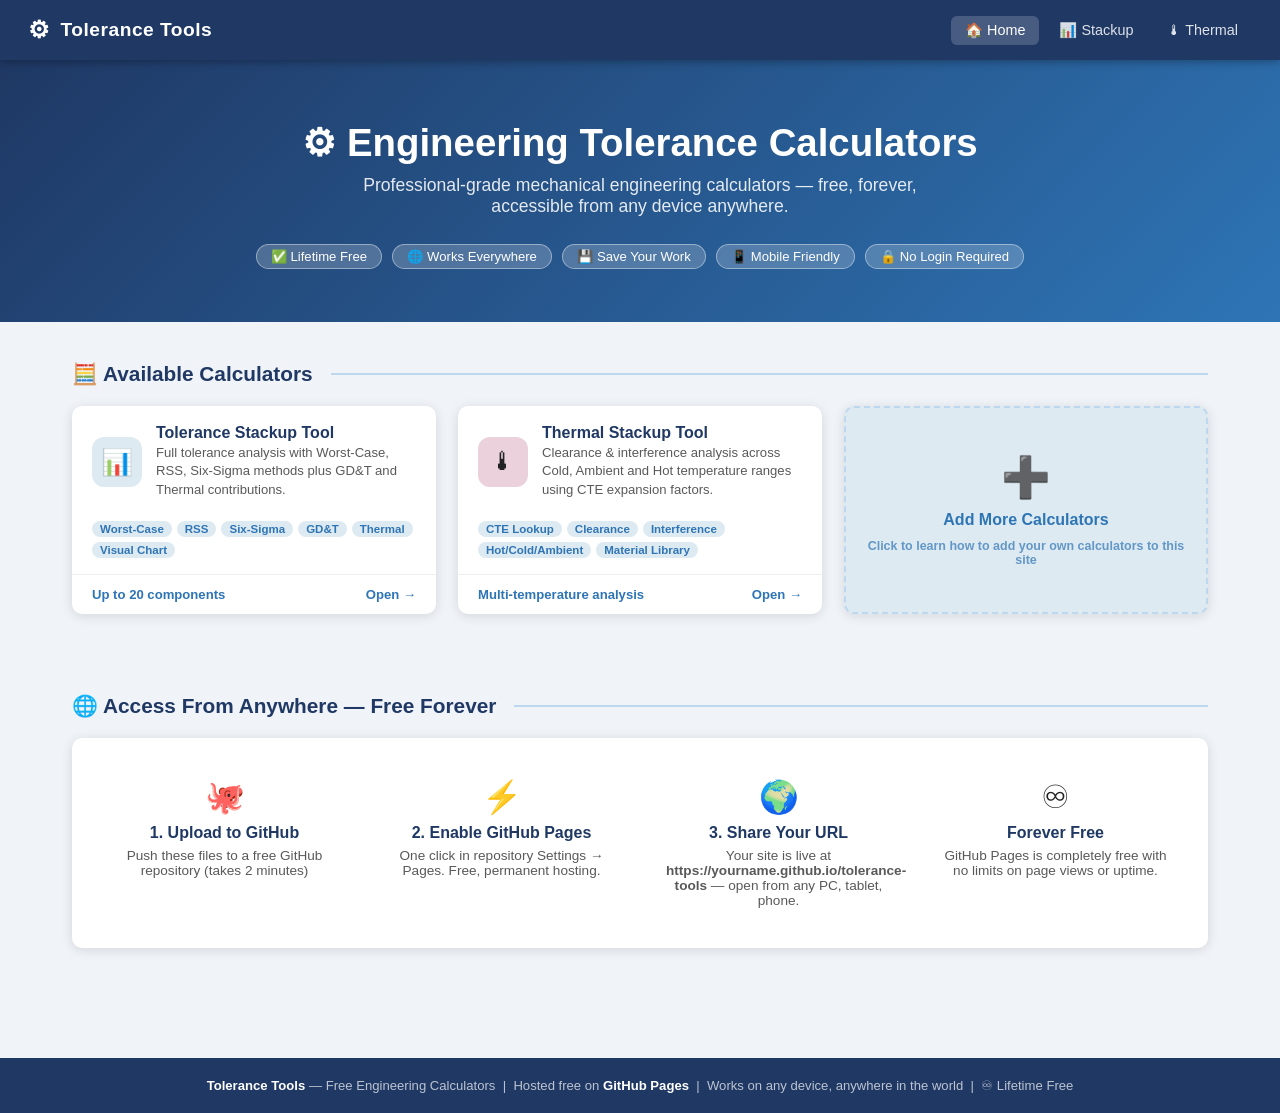
<file: index.html>
<!DOCTYPE html>
<html lang="en">
<head>
  <meta charset="UTF-8"/>
  <meta name="viewport" content="width=device-width, initial-scale=1.0"/>
  <title>Tolerance Tools — Engineering Calculators</title>
  <link rel="stylesheet" href="css/style.css"/>
  <meta name="description" content="Free online engineering calculators: Tolerance Stackup, Thermal Expansion Analysis, GD&T, and more."/>
</head>
<body>

<!-- ── NAVBAR ── -->
<nav class="navbar">
  <a class="navbar-brand" href="index.html">
    <span class="logo-icon">⚙</span>
    Tolerance Tools
  </a>
  <div class="navbar-links">
    <a href="index.html" class="active">🏠 Home</a>
    <a href="calculators/stackup.html">📊 Stackup</a>
    <a href="calculators/thermal.html">🌡 Thermal</a>
  </div>
</nav>

<!-- ── HERO ── -->
<section class="hero">
  <h1>⚙ Engineering Tolerance Calculators</h1>
  <p>Professional-grade mechanical engineering calculators — free, forever, accessible from any device anywhere.</p>
  <div>
    <span class="badge">✅ Lifetime Free</span>
    <span class="badge">🌐 Works Everywhere</span>
    <span class="badge">💾 Save Your Work</span>
    <span class="badge">📱 Mobile Friendly</span>
    <span class="badge">🔒 No Login Required</span>
  </div>
</section>

<!-- ── CALCULATORS SECTION ── -->
<div class="section">
  <div class="section-title">🧮 Available Calculators</div>
  <div class="cards-grid">

    <!-- CARD 1: Tolerance Stackup -->
    <a class="calc-card" href="calculators/stackup.html">
      <div class="calc-card-header">
        <div class="calc-card-icon" style="background:#DEEAF1;">📊</div>
        <div>
          <div class="calc-card-title">Tolerance Stackup Tool</div>
          <div class="calc-card-desc">Full tolerance analysis with Worst-Case, RSS, Six-Sigma methods plus GD&T and Thermal contributions.</div>
        </div>
      </div>
      <div class="calc-card-body">
        <div class="calc-card-tags">
          <span class="tag">Worst-Case</span>
          <span class="tag">RSS</span>
          <span class="tag">Six-Sigma</span>
          <span class="tag">GD&T</span>
          <span class="tag">Thermal</span>
          <span class="tag">Visual Chart</span>
        </div>
      </div>
      <div class="calc-card-footer">
        <span>Up to 20 components</span>
        <span>Open →</span>
      </div>
    </a>

    <!-- CARD 2: Thermal Stackup -->
    <a class="calc-card" href="calculators/thermal.html">
      <div class="calc-card-header">
        <div class="calc-card-icon" style="background:#EAD1DC;">🌡</div>
        <div>
          <div class="calc-card-title">Thermal Stackup Tool</div>
          <div class="calc-card-desc">Clearance &amp; interference analysis across Cold, Ambient and Hot temperature ranges using CTE expansion factors.</div>
        </div>
      </div>
      <div class="calc-card-body">
        <div class="calc-card-tags">
          <span class="tag">CTE Lookup</span>
          <span class="tag">Clearance</span>
          <span class="tag">Interference</span>
          <span class="tag">Hot/Cold/Ambient</span>
          <span class="tag">Material Library</span>
        </div>
      </div>
      <div class="calc-card-footer">
        <span>Multi-temperature analysis</span>
        <span>Open →</span>
      </div>
    </a>

    <!-- ADD MORE -->
    <div class="calc-card add-card" onclick="showAddInfo()">
      <div class="add-icon">➕</div>
      <div>Add More Calculators</div>
      <div style="font-size:0.78rem;opacity:0.7;text-align:center;padding:0 20px;">Click to learn how to add your own calculators to this site</div>
    </div>

  </div>
</div>

<!-- ── HOW IT WORKS ── -->
<div class="section">
  <div class="section-title">🌐 Access From Anywhere — Free Forever</div>
  <div class="panel">
    <div style="display:grid;grid-template-columns:repeat(auto-fill,minmax(220px,1fr));gap:20px;">
      <div style="text-align:center;padding:16px;">
        <div style="font-size:2rem;margin-bottom:8px;">🐙</div>
        <div style="font-weight:700;color:var(--dark-blue);margin-bottom:6px;">1. Upload to GitHub</div>
        <div style="font-size:0.85rem;color:var(--grey);">Push these files to a free GitHub repository (takes 2 minutes)</div>
      </div>
      <div style="text-align:center;padding:16px;">
        <div style="font-size:2rem;margin-bottom:8px;">⚡</div>
        <div style="font-weight:700;color:var(--dark-blue);margin-bottom:6px;">2. Enable GitHub Pages</div>
        <div style="font-size:0.85rem;color:var(--grey);">One click in repository Settings → Pages. Free, permanent hosting.</div>
      </div>
      <div style="text-align:center;padding:16px;">
        <div style="font-size:2rem;margin-bottom:8px;">🌍</div>
        <div style="font-weight:700;color:var(--dark-blue);margin-bottom:6px;">3. Share Your URL</div>
        <div style="font-size:0.85rem;color:var(--grey);">Your site is live at <strong>https://yourname.github.io/tolerance-tools</strong> — open from any PC, tablet, phone.</div>
      </div>
      <div style="text-align:center;padding:16px;">
        <div style="font-size:2rem;margin-bottom:8px;">♾</div>
        <div style="font-weight:700;color:var(--dark-blue);margin-bottom:6px;">Forever Free</div>
        <div style="font-size:0.85rem;color:var(--grey);">GitHub Pages is completely free with no limits on page views or uptime.</div>
      </div>
    </div>
  </div>
</div>

<!-- ── ADD CALCULATOR MODAL ── -->
<div id="add-modal" class="hidden" style="position:fixed;inset:0;background:rgba(0,0,0,0.5);z-index:9999;display:flex;align-items:center;justify-content:center;">
  <div style="background:#fff;border-radius:12px;padding:28px;max-width:500px;width:90%;box-shadow:0 20px 60px rgba(0,0,0,0.3);">
    <h2 style="color:var(--dark-blue);margin-bottom:12px;">➕ How to Add More Calculators</h2>
    <p style="font-size:0.9rem;color:var(--grey);line-height:1.6;margin-bottom:14px;">
      This website is designed to grow. To add a new calculator:
    </p>
    <ol style="font-size:0.88rem;color:#444;line-height:2;padding-left:20px;">
      <li>Copy <code>calculators/stackup.html</code> and rename it</li>
      <li>Modify the HTML and JavaScript for your new calculator</li>
      <li>Add a card for it in <code>index.html</code></li>
      <li>Push to GitHub — it's live instantly!</li>
    </ol>
    <p style="font-size:0.82rem;color:var(--mid-blue);margin-top:14px;">💡 Ask me (Antigravity AI) to build any new calculator for you!</p>
    <button class="btn btn-primary mt-16" onclick="document.getElementById('add-modal').classList.add('hidden')">Close</button>
  </div>
</div>

<!-- ── FOOTER ── -->
<footer>
  <strong>Tolerance Tools</strong> — Free Engineering Calculators &nbsp;|&nbsp;
  Hosted free on <strong>GitHub Pages</strong> &nbsp;|&nbsp;
  Works on any device, anywhere in the world &nbsp;|&nbsp; ♾ Lifetime Free
</footer>

<script>
function showAddInfo() {
  document.getElementById('add-modal').classList.remove('hidden');
}
</script>
</body>
</html>
</file>
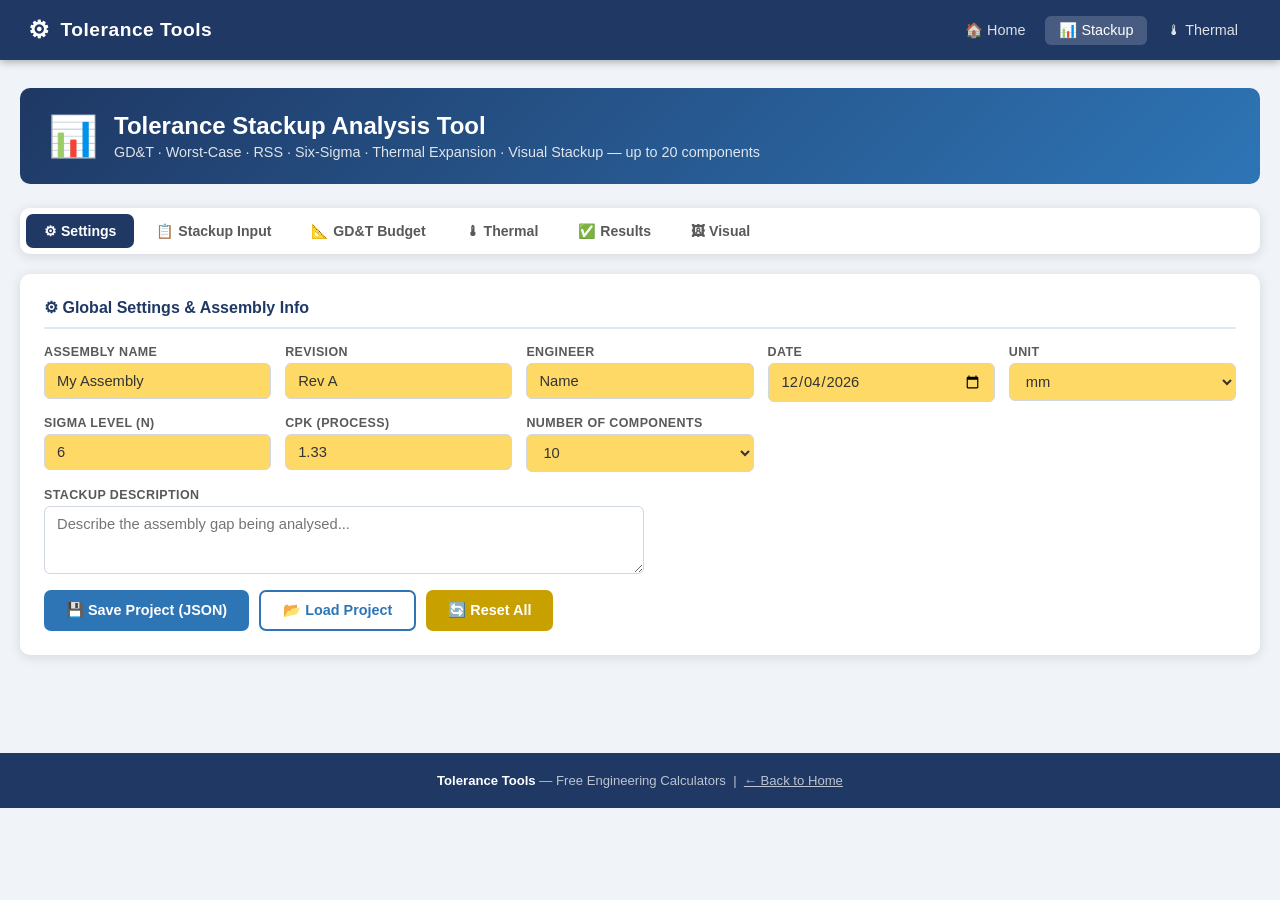
<file: calculators/stackup.html>
<!DOCTYPE html>
<html lang="en">
<head>
  <meta charset="UTF-8"/>
  <meta name="viewport" content="width=device-width, initial-scale=1.0"/>
  <title>Tolerance Stackup Tool — Tolerance Tools</title>
  <link rel="stylesheet" href="../css/style.css"/>
</head>
<body>

<nav class="navbar">
  <a class="navbar-brand" href="../index.html"><span class="logo-icon">⚙</span>Tolerance Tools</a>
  <div class="navbar-links">
    <a href="../index.html">🏠 Home</a>
    <a href="stackup.html" class="active">📊 Stackup</a>
    <a href="thermal.html">🌡 Thermal</a>
  </div>
</nav>

<div class="calc-page">

  <!-- Header -->
  <div class="calc-page-header">
    <div class="header-icon">📊</div>
    <div>
      <h1>Tolerance Stackup Analysis Tool</h1>
      <p>GD&T · Worst-Case · RSS · Six-Sigma · Thermal Expansion · Visual Stackup — up to 20 components</p>
    </div>
  </div>

  <!-- Tabs -->
  <div class="tabs">
    <button class="tab-btn active" onclick="showTab('tab-settings')">⚙ Settings</button>
    <button class="tab-btn" onclick="showTab('tab-input')">📋 Stackup Input</button>
    <button class="tab-btn" onclick="showTab('tab-gdt')">📐 GD&T Budget</button>
    <button class="tab-btn" onclick="showTab('tab-thermal')">🌡 Thermal</button>
    <button class="tab-btn" onclick="showTab('tab-results')">✅ Results</button>
    <button class="tab-btn" onclick="showTab('tab-visual')">🖼 Visual</button>
  </div>

  <!-- ══ TAB: SETTINGS ══════════════════════════════════════════ -->
  <div id="tab-settings" class="tab-content">
    <div class="panel">
      <div class="panel-title">⚙ Global Settings & Assembly Info</div>
      <div class="form-grid">
        <div class="form-group">
          <label>Assembly Name</label>
          <input type="text" id="s-name" value="My Assembly" oninput="recalc()"/>
        </div>
        <div class="form-group">
          <label>Revision</label>
          <input type="text" id="s-rev" value="Rev A"/>
        </div>
        <div class="form-group">
          <label>Engineer</label>
          <input type="text" id="s-eng" value="Name"/>
        </div>
        <div class="form-group">
          <label>Date</label>
          <input type="date" id="s-date"/>
        </div>
        <div class="form-group">
          <label>Unit</label>
          <select id="s-unit" onchange="recalc()">
            <option value="mm">mm</option>
            <option value="inch">inch</option>
          </select>
        </div>
        <div class="form-group">
          <label>Sigma Level (n)</label>
          <input type="number" id="s-sigma" value="6" min="1" max="10" step="0.5" oninput="recalc()"/>
        </div>
        <div class="form-group">
          <label>Cpk (process)</label>
          <input type="number" id="s-cpk" value="1.33" step="0.01" oninput="recalc()"/>
        </div>
        <div class="form-group">
          <label>Number of Components</label>
          <select id="s-numrows" onchange="buildTable()">
            <option value="5">5</option>
            <option value="10" selected>10</option>
            <option value="15">15</option>
            <option value="20">20</option>
          </select>
        </div>
      </div>
      <div class="form-group mt-16" style="max-width:600px;">
        <label>Stackup Description</label>
        <textarea id="s-desc" rows="3" style="padding:9px 12px;border:1.5px solid #d0d7e0;border-radius:6px;font-size:0.92rem;font-family:inherit;width:100%;resize:vertical;"
          placeholder="Describe the assembly gap being analysed..."></textarea>
      </div>
      <div class="btn-row">
        <button class="btn btn-primary" onclick="saveToJSON()">💾 Save Project (JSON)</button>
        <label class="btn btn-outline" style="cursor:pointer;">
          📂 Load Project
          <input type="file" id="load-file" accept=".json" style="display:none" onchange="loadFromJSON(event)"/>
        </label>
        <button class="btn btn-warning" onclick="resetAll()">🔄 Reset All</button>
      </div>
    </div>
  </div>

  <!-- ══ TAB: STACKUP INPUT ══════════════════════════════════════ -->
  <div id="tab-input" class="tab-content hidden">
    <div class="info-box">
      🟡 <strong>Yellow cells</strong> = your input &nbsp;|&nbsp;
      🔵 Blue = auto-calculated &nbsp;|&nbsp;
      Direction: <strong>+1</strong> = adds to gap, <strong>-1</strong> = closes gap
    </div>
    <div class="panel" style="padding:0;">
      <div class="table-wrap">
        <table class="data-table" id="stackup-table">
          <thead>
            <tr>
              <th>#</th>
              <th>Component / Feature Name</th>
              <th>Nominal<br/>(mm)</th>
              <th>Tol ±<br/>(mm)</th>
              <th>Direction<br/>(+1/-1)</th>
              <th class="amber-hdr">% Contrib<br/>(WC)</th>
              <th class="teal-hdr">GD&T Add-on<br/>(mm)</th>
              <th class="purple-hdr">Thermal<br/>(mm)</th>
              <th class="green-hdr">Total Tol<br/>(mm)</th>
              <th class="green-hdr">Min Limit</th>
              <th class="green-hdr">Max Limit</th>
            </tr>
          </thead>
          <tbody id="stackup-body">
            <!-- JS generated -->
          </tbody>
          <tfoot>
            <tr>
              <td colspan="2" style="background:var(--dark-blue);color:#fff;font-weight:700;font-size:0.82rem;padding:8px 12px;">TOTALS</td>
              <td id="total-nom" class="output" style="background:var(--dark-blue);color:#fff;font-weight:700;"></td>
              <td id="total-tol-wc" class="output" style="background:var(--dark-blue);color:#fff;font-weight:700;"></td>
              <td></td>
              <td></td>
              <td></td>
              <td></td>
              <td id="total-tol-all" class="output" style="background:var(--dark-blue);color:#fff;font-weight:700;"></td>
              <td colspan="2"></td>
            </tr>
          </tfoot>
        </table>
      </div>
    </div>
  </div>

  <!-- ══ TAB: GD&T ══════════════════════════════════════════════ -->
  <div id="tab-gdt" class="tab-content hidden">
    <div class="info-box">📐 GD&T tolerances are automatically added to the Total Tolerance in Stackup Input. Enter tolerance zone values per component.</div>
    <div class="panel" style="padding:0;">
      <div class="table-wrap">
        <table class="data-table" id="gdt-table">
          <thead>
            <tr>
              <th>#</th>
              <th>Component (auto)</th>
              <th class="teal-hdr">GD&T Type</th>
              <th class="teal-hdr">Tol Zone<br/>(mm)</th>
              <th class="teal-hdr">Datum Ref</th>
              <th class="teal-hdr">Condition</th>
              <th class="teal-hdr">Bonus Tol<br/>(mm)</th>
              <th class="teal-hdr">Proj Factor</th>
              <th class="green-hdr">Effective GD&T<br/>(mm)</th>
            </tr>
          </thead>
          <tbody id="gdt-body"></tbody>
        </table>
      </div>
    </div>
  </div>

  <!-- ══ TAB: THERMAL ════════════════════════════════════════════ -->
  <div id="tab-thermal" class="tab-content hidden">
    <div class="panel">
      <div class="panel-title">🌡 Thermal Environment</div>
      <div style="display:flex;gap:14px;flex-wrap:wrap;margin-bottom:20px;">
        <div class="temp-card ambient">
          <div class="temp-label">Assembly Temp (T_ref)</div>
          <input type="number" id="t-ref" value="20" oninput="recalc()" style="font-size:1.5rem;font-weight:800;background:transparent;border:none;text-align:center;width:100%;color:inherit;"/>
          <div class="temp-unit">°C</div>
        </div>
        <div class="temp-card cold">
          <div class="temp-label">Min Temp (T_cold)</div>
          <input type="number" id="t-cold" value="-40" oninput="recalc()" style="font-size:1.5rem;font-weight:800;background:transparent;border:none;text-align:center;width:100%;color:inherit;"/>
          <div class="temp-unit">°C</div>
        </div>
        <div class="temp-card hot">
          <div class="temp-label">Max Temp (T_hot)</div>
          <input type="number" id="t-hot" value="85" oninput="recalc()" style="font-size:1.5rem;font-weight:800;background:transparent;border:none;text-align:center;width:100%;color:inherit;"/>
          <div class="temp-unit">°C</div>
        </div>
      </div>
      <div class="info-box">
        δ = L₀ × α × ΔT &nbsp;|&nbsp; Worst-case uses MAX(|ΔT_hot|, |ΔT_cold|) &nbsp;|&nbsp; Material CTE is looked up from the built-in library
      </div>
    </div>
    <div class="panel" style="padding:0;">
      <div class="table-wrap">
        <table class="data-table" id="thermal-table">
          <thead>
            <tr>
              <th>#</th>
              <th>Component (auto)</th>
              <th>Nominal L₀<br/>(auto)</th>
              <th class="purple-hdr">Material</th>
              <th class="purple-hdr">CTE<br/>(µm/m·°C)</th>
              <th class="purple-hdr">ΔT WC<br/>(°C)</th>
              <th class="purple-hdr">Thermal Growth<br/>δ (mm)</th>
            </tr>
          </thead>
          <tbody id="thermal-body"></tbody>
        </table>
      </div>
    </div>
  </div>

  <!-- ══ TAB: RESULTS ════════════════════════════════════════════ -->
  <div id="tab-results" class="tab-content hidden">
    <div class="panel">
      <div class="panel-title">✅ Stackup Results Summary</div>
      <div class="results-grid" id="results-grid"></div>
      <div style="margin-top:20px;" id="verdict-area"></div>
    </div>
    <div class="panel">
      <div class="panel-title">📊 Sensitivity Analysis — % Tolerance Contribution</div>
      <div class="table-wrap">
        <table class="data-table" id="sensitivity-table">
          <thead>
            <tr>
              <th>Rank</th><th>Component</th>
              <th>Mfg Tol ±</th><th>GD&T Add-on</th><th>Thermal</th><th>Total Tol</th>
              <th class="amber-hdr">% WC Contrib</th>
            </tr>
          </thead>
          <tbody id="sensitivity-body"></tbody>
        </table>
      </div>
    </div>
  </div>

  <!-- ══ TAB: VISUAL ═════════════════════════════════════════════ -->
  <div id="tab-visual" class="tab-content hidden">
    <div class="panel">
      <div class="panel-title">🖼 Visual Stackup — Tolerance Bar Chart</div>
      <div class="chart-container" id="visual-chart"></div>
      <div style="display:flex;gap:12px;flex-wrap:wrap;margin-top:14px;font-size:0.8rem;">
        <span style="display:flex;align-items:center;gap:6px;"><span style="width:14px;height:14px;border-radius:3px;background:var(--mid-blue);display:inline-block;"></span>Mfg Tolerance</span>
        <span style="display:flex;align-items:center;gap:6px;"><span style="width:14px;height:14px;border-radius:3px;background:var(--teal);display:inline-block;"></span>GD&T Add-on</span>
        <span style="display:flex;align-items:center;gap:6px;"><span style="width:14px;height:14px;border-radius:3px;background:var(--purple);display:inline-block;"></span>Thermal</span>
      </div>
    </div>
  </div>

</div><!-- /calc-page -->

<footer>
  <strong>Tolerance Tools</strong> — Free Engineering Calculators &nbsp;|&nbsp; <a href="../index.html" style="color:rgba(255,255,255,0.7);">← Back to Home</a>
</footer>

<script>
// ══════════════════════════════════════════════════════════════
// MATERIAL CTE DATABASE (µm/m·°C)
// ══════════════════════════════════════════════════════════════
const CTE_DB = {
  "Steel (general)":       11.7,
  "Steel (stainless 304)": 17.2,
  "Steel (stainless 316)": 16.0,
  "Steel (stainless 420)": 10.3,
  "Steel (4140 HT)":       12.3,
  "Aluminium 1100":        23.6,
  "Aluminium 2024":        23.2,
  "Aluminium 6061":        23.4,
  "Aluminium 7075":        23.6,
  "Titanium (Grade 5)":     8.6,
  "Brass":                 18.7,
  "Copper":                16.9,
  "Cast Iron":             10.4,
  "ABS Plastic":           72.0,
  "Nylon (PA6)":           80.0,
  "Polycarbonate":         65.0,
  "PEEK":                  47.0,
  "Carbon Fibre (CFRP)":    1.0,
  "Invar (FeNi36)":         1.2,
  "Kovar":                  5.1,
  "Rubber (natural)":     220.0,
  "Glass (borosilicate)":   3.3,
  "Tungsten":               4.5,
  "Custom":                 null,
};
const MAT_LIST = Object.keys(CTE_DB);

const DEFAULT_DATA = [
  { name:"Component 1", nom:10.0, tol:0.100, dir: 1 },
  { name:"Component 2", nom: 5.0, tol:0.050, dir: 1 },
  { name:"Component 3", nom: 3.0, tol:0.080, dir:-1 },
  { name:"Component 4", nom: 8.0, tol:0.100, dir: 1 },
  { name:"Component 5", nom:12.0, tol:0.120, dir:-1 },
];

let N_ROWS = 10;

// ── Build rows ───────────────────────────────────────────────
function buildTable() {
  N_ROWS = parseInt(document.getElementById('s-numrows').value);
  buildStackupRows();
  buildGdtRows();
  buildThermalRows();
  recalc();
}

function buildStackupRows() {
  const tbody = document.getElementById('stackup-body');
  tbody.innerHTML = '';
  for (let i = 0; i < N_ROWS; i++) {
    const d = DEFAULT_DATA[i] || { name:'', nom:'', tol:'', dir:1 };
    tbody.innerHTML += `
    <tr>
      <td class="row-num">${i+1}</td>
      <td><input type="text" id="name-${i}" value="${d.name}" oninput="syncNames();recalc()"/></td>
      <td><input type="number" id="nom-${i}" value="${d.nom}" step="0.001" oninput="recalc()"/></td>
      <td><input type="number" id="tol-${i}" value="${d.tol}" step="0.001" min="0" oninput="recalc()"/></td>
      <td>
        <select id="dir-${i}" onchange="recalc()">
          <option value="1" ${d.dir===1?'selected':''}>+1</option>
          <option value="-1" ${d.dir===-1?'selected':''}>-1</option>
        </select>
      </td>
      <td class="output" id="pct-${i}">—</td>
      <td class="output-teal" id="gdt-out-${i}">0.000</td>
      <td class="output-purple" id="therm-out-${i}">0.000</td>
      <td class="output-green" id="total-tol-${i}">—</td>
      <td class="output-red" id="min-lim-${i}">—</td>
      <td class="output-green" id="max-lim-${i}">—</td>
    </tr>`;
  }
}

function buildGdtRows() {
  const tbody = document.getElementById('gdt-body');
  tbody.innerHTML = '';
  for (let i = 0; i < N_ROWS; i++) {
    const name = document.getElementById(`name-${i}`)?.value || `Component ${i+1}`;
    tbody.innerHTML += `
    <tr>
      <td class="row-num">${i+1}</td>
      <td id="gdt-name-${i}" style="text-align:left;font-style:italic;">${name}</td>
      <td>
        <select id="gdt-type-${i}" onchange="recalc()">
          <option value="">—None—</option>
          <option>Flatness</option><option>Straightness</option><option>Circularity</option>
          <option>Cylindricity</option><option>Perpendicularity</option><option>Angularity</option>
          <option>Parallelism</option><option>True Position</option><option>Concentricity</option>
          <option>Symmetry</option><option>Circular Runout</option><option>Total Runout</option>
          <option>Profile of Line</option><option>Profile of Surface</option>
        </select>
      </td>
      <td><input type="number" id="gdt-tz-${i}" value="" step="0.001" min="0" placeholder="0.000" oninput="recalc()"/></td>
      <td><input type="text" id="gdt-datum-${i}" placeholder="A" style="width:50px;"/></td>
      <td>
        <select id="gdt-mmc-${i}" onchange="recalc()">
          <option value="RFS">RFS</option><option value="MMC">MMC</option><option value="LMC">LMC</option>
        </select>
      </td>
      <td><input type="number" id="gdt-bonus-${i}" value="0" step="0.001" oninput="recalc()"/></td>
      <td><input type="number" id="gdt-proj-${i}" value="1.0" step="0.1" min="0" oninput="recalc()"/></td>
      <td class="output-teal" id="gdt-eff-${i}">0.000</td>
    </tr>`;
  }
}

function buildThermalRows() {
  const tbody = document.getElementById('thermal-body');
  tbody.innerHTML = '';
  const defMats = ["Steel (general)","Aluminium 6061","Steel (general)","Aluminium 6061","Steel (stainless 420)"];
  const matOpts = MAT_LIST.map(m=>`<option>${m}</option>`).join('');
  for (let i = 0; i < N_ROWS; i++) {
    const name = document.getElementById(`name-${i}`)?.value || `Component ${i+1}`;
    const defMat = defMats[i] || "Steel (general)";
    tbody.innerHTML += `
    <tr>
      <td class="row-num">${i+1}</td>
      <td id="therm-name-${i}" style="text-align:left;font-style:italic;">${name}</td>
      <td id="therm-nom-${i}" class="output">—</td>
      <td>
        <select id="mat-${i}" onchange="recalc()">
          ${MAT_LIST.map(m=>`<option${m===defMat?' selected':''}>${m}</option>`).join('')}
        </select>
      </td>
      <td><input type="number" id="cte-${i}" placeholder="auto" oninput="recalc()" style="width:70px;"/></td>
      <td class="output-purple" id="dt-out-${i}">—</td>
      <td class="output-purple" id="therm-delta-${i}">0.0000</td>
    </tr>`;
  }
}

// ── Sync names across tabs ───────────────────────────────────
function syncNames() {
  for (let i = 0; i < N_ROWS; i++) {
    const name = document.getElementById(`name-${i}`)?.value || `Component ${i+1}`;
    const gn = document.getElementById(`gdt-name-${i}`);
    const tn = document.getElementById(`therm-name-${i}`);
    if (gn) gn.textContent = name;
    if (tn) tn.textContent = name;
  }
}

// ── Main recalc ──────────────────────────────────────────────
function recalc() {
  syncNames();
  const tRef  = parseFloat(document.getElementById('t-ref')?.value)  || 20;
  const tCold = parseFloat(document.getElementById('t-cold')?.value) || -40;
  const tHot  = parseFloat(document.getElementById('t-hot')?.value)  || 85;
  const dtWC  = Math.max(Math.abs(tHot - tRef), Math.abs(tCold - tRef));

  let rows = [];
  for (let i = 0; i < N_ROWS; i++) {
    const name = document.getElementById(`name-${i}`)?.value || '';
    const nom  = parseFloat(document.getElementById(`nom-${i}`)?.value) || 0;
    const tol  = parseFloat(document.getElementById(`tol-${i}`)?.value) || 0;
    const dir  = parseFloat(document.getElementById(`dir-${i}`)?.value) || 1;

    // GD&T
    const tzRaw = parseFloat(document.getElementById(`gdt-tz-${i}`)?.value) || 0;
    const bonus = parseFloat(document.getElementById(`gdt-bonus-${i}`)?.value) || 0;
    const proj  = parseFloat(document.getElementById(`gdt-proj-${i}`)?.value) || 1;
    const gdtEff = nom > 0 || tol > 0 ? (tzRaw/2 + bonus) * proj : 0;
    const gdtEl = document.getElementById(`gdt-eff-${i}`);
    if (gdtEl) gdtEl.textContent = gdtEff.toFixed(3);

    // Thermal
    const matSel = document.getElementById(`mat-${i}`)?.value || '';
    const manualCTE = document.getElementById(`cte-${i}`)?.value;
    let cte = manualCTE !== '' && manualCTE !== null
              ? (parseFloat(manualCTE) || 0)
              : (CTE_DB[matSel] || 0);
    const therm = nom > 0 ? Math.abs(nom * (cte / 1_000_000) * dtWC) : 0;

    const dtEl  = document.getElementById(`dt-out-${i}`);
    const tdEl  = document.getElementById(`therm-delta-${i}`);
    const tnomEl= document.getElementById(`therm-nom-${i}`);
    if (dtEl)   dtEl.textContent   = nom > 0 ? dtWC.toFixed(1) : '—';
    if (tdEl)   tdEl.textContent   = therm.toFixed(4);
    if (tnomEl) tnomEl.textContent = nom > 0 ? nom.toFixed(3) : '—';

    // Write back to stackup tab
    const goEl = document.getElementById(`gdt-out-${i}`);
    const toEl = document.getElementById(`therm-out-${i}`);
    if (goEl) goEl.textContent = gdtEff.toFixed(3);
    if (toEl) toEl.textContent = therm.toFixed(4);

    const totalTol = tol + gdtEff + therm;
    const totEl    = document.getElementById(`total-tol-${i}`);
    const minEl    = document.getElementById(`min-lim-${i}`);
    const maxEl    = document.getElementById(`max-lim-${i}`);
    if (totEl) totEl.textContent = nom > 0 || tol > 0 ? totalTol.toFixed(3) : '—';
    if (minEl) minEl.textContent = nom > 0 ? (nom - totalTol).toFixed(3) : '—';
    if (maxEl) maxEl.textContent = nom > 0 ? (nom + totalTol).toFixed(3) : '—';

    if (nom > 0 || tol > 0 || name) {
      rows.push({ name: name || `Comp ${i+1}`, nom, tol, dir, gdtEff, therm, totalTol });
    }
  }

  // % Contribution WC
  const sumTolWC = rows.reduce((s,r) => s + r.tol, 0);
  for (let i = 0; i < N_ROWS; i++) {
    const r = rows[i] || null;
    const pctEl = document.getElementById(`pct-${i}`);
    if (!pctEl) continue;
    if (r && sumTolWC > 0) {
      pctEl.textContent = (r.tol / sumTolWC * 100).toFixed(1) + '%';
    } else {
      pctEl.textContent = '—';
    }
  }

  // Totals row
  const sumNom    = rows.reduce((s,r) => s + r.nom * r.dir, 0);
  const sumTolAll = rows.reduce((s,r) => s + r.totalTol, 0);
  const tnEl = document.getElementById('total-nom');
  const twEl = document.getElementById('total-tol-wc');
  const taEl = document.getElementById('total-tol-all');
  if (tnEl) tnEl.textContent = sumNom.toFixed(3);
  if (twEl) twEl.textContent = sumTolWC.toFixed(3);
  if (taEl) taEl.textContent = sumTolAll.toFixed(3);

  // Results
  buildResults(rows, sumNom, sumTolAll, sumTolWC);
  buildSensitivity(rows, sumTolWC);
  buildVisual(rows);
}

// ── Results ──────────────────────────────────────────────────
function buildResults(rows, sumNom, sumTolAll, sumTolWC) {
  const sigma = parseFloat(document.getElementById('s-sigma')?.value) || 6;
  const cpk   = parseFloat(document.getElementById('s-cpk')?.value)   || 1.33;

  const wcGapMin = sumNom - sumTolAll;
  const wcGapMax = sumNom + sumTolAll;
  const rss      = Math.sqrt(rows.reduce((s,r) => s + r.totalTol**2, 0));
  const rssMin   = sumNom - rss;
  const rssMax   = sumNom + rss;
  const sixSigTol= sigma / (3 * cpk) * rss;
  const ssMin    = sumNom - sixSigTol;
  const ssMax    = sumNom + sixSigTol;
  const unit     = document.getElementById('s-unit')?.value || 'mm';
  const thermTot = rows.reduce((s,r) => s + r.therm, 0);

  document.getElementById('results-grid').innerHTML = `
    <div class="result-card blue"><div class="label">Nominal Stack (Σ Nom×Dir)</div><div class="value">${sumNom.toFixed(3)}</div><div class="sub">${unit}</div></div>
    <div class="result-card red"><div class="label">WC Gap MIN</div><div class="value">${wcGapMin.toFixed(3)}</div><div class="sub">${unit} — Worst-case minimum</div></div>
    <div class="result-card green"><div class="label">WC Gap MAX</div><div class="value">${wcGapMax.toFixed(3)}</div><div class="sub">${unit} — Worst-case maximum</div></div>
    <div class="result-card blue"><div class="label">RSS Gap MIN</div><div class="value">${rssMin.toFixed(3)}</div><div class="sub">${unit} — Statistical (RSS)</div></div>
    <div class="result-card green"><div class="label">RSS Gap MAX</div><div class="value">${rssMax.toFixed(3)}</div><div class="sub">${unit} — Statistical (RSS)</div></div>
    <div class="result-card amber"><div class="label">Six-Sigma (${sigma}σ) MIN</div><div class="value">${ssMin.toFixed(3)}</div><div class="sub">${unit} — Cpk=${cpk}</div></div>
    <div class="result-card green"><div class="label">Six-Sigma MAX</div><div class="value">${ssMax.toFixed(3)}</div><div class="sub">${unit}</div></div>
    <div class="result-card purple"><div class="label">Total Thermal Shift</div><div class="value">${thermTot.toFixed(4)}</div><div class="sub">${unit} worst-case</div></div>
    <div class="result-card blue"><div class="label">Total WC Tolerance</div><div class="value">±${sumTolAll.toFixed(3)}</div><div class="sub">${unit}</div></div>
    <div class="result-card teal"><div class="label">RSS Tolerance</div><div class="value">±${rss.toFixed(3)}</div><div class="sub">${unit}</div></div>
  `;

  const pass = wcGapMin >= 0;
  const rssPass = rssMin >= 0;
  document.getElementById('verdict-area').innerHTML = `
    <div style="display:flex;gap:12px;flex-wrap:wrap;align-items:center;">
      <div>
        <div style="font-size:0.75rem;color:var(--grey);margin-bottom:4px;">WORST-CASE VERDICT</div>
        <span class="verdict ${pass?'pass':'fail'}">${pass?'✅ PASS — Clearance OK':'⚠ FAIL — Interference!'}</span>
      </div>
      <div>
        <div style="font-size:0.75rem;color:var(--grey);margin-bottom:4px;">RSS VERDICT</div>
        <span class="verdict ${rssPass?'pass':'warn'}">${rssPass?'✅ PASS (RSS)':'⚠ FAIL (RSS)'}</span>
      </div>
    </div>
  `;
}

// ── Sensitivity ──────────────────────────────────────────────
function buildSensitivity(rows, sumTolWC) {
  const sorted = [...rows].filter(r=>r.tol>0 || r.gdtEff>0 || r.therm>0)
                           .sort((a,b) => b.totalTol - a.totalTol);
  document.getElementById('sensitivity-body').innerHTML = sorted.map((r,i) => `
    <tr>
      <td>${i+1}</td>
      <td style="text-align:left;">${r.name}</td>
      <td>±${r.tol.toFixed(3)}</td>
      <td>${r.gdtEff.toFixed(3)}</td>
      <td>${r.therm.toFixed(4)}</td>
      <td><strong>±${r.totalTol.toFixed(3)}</strong></td>
      <td class="output">${sumTolWC>0?(r.tol/sumTolWC*100).toFixed(1)+'%':'—'}</td>
    </tr>`).join('');
}

// ── Visual chart ─────────────────────────────────────────────
function buildVisual(rows) {
  const container = document.getElementById('visual-chart');
  if (!container) return;
  const active = rows.filter(r => r.nom > 0);
  if (!active.length) { container.innerHTML = '<div style="margin:auto;color:var(--grey);">Enter component data to see the chart</div>'; return; }
  const maxTot = Math.max(...active.map(r => r.totalTol));
  const h = container.offsetHeight - 60 || 260;
  container.innerHTML = active.map(r => {
    const pMfg   = Math.round((r.tol    / maxTot) * h);
    const pGdt   = Math.round((r.gdtEff / maxTot) * h);
    const pTherm = Math.round((r.therm  / maxTot) * h);
    return `
    <div class="chart-bar-wrap" title="${r.name}: ±${r.totalTol.toFixed(3)}">
      <div class="chart-bar" style="height:${pMfg}px;background:var(--mid-blue);">
        <span class="bar-label">${r.tol.toFixed(3)}</span>
      </div>
      ${pGdt>0?`<div class="chart-bar" style="height:${pGdt}px;background:var(--teal);"></div>`:''}
      ${pTherm>0?`<div class="chart-bar" style="height:${pTherm}px;background:var(--purple);"></div>`:''}
      <div class="chart-bar-name" title="${r.name}">${r.name}</div>
    </div>`;
  }).join('');
}

// ── Tabs ─────────────────────────────────────────────────────
function showTab(id) {
  document.querySelectorAll('.tab-content').forEach(el => el.classList.add('hidden'));
  document.getElementById(id).classList.remove('hidden');
  document.querySelectorAll('.tab-btn').forEach((btn,i) => {
    const ids=['tab-settings','tab-input','tab-gdt','tab-thermal','tab-results','tab-visual'];
    btn.classList.toggle('active', ids[i]===id);
  });
  if (id === 'tab-visual') setTimeout(()=>recalc(),50);
}

// ── Save / Load ───────────────────────────────────────────────
function saveToJSON() {
  const data = {
    settings: {
      name:   document.getElementById('s-name')?.value,
      rev:    document.getElementById('s-rev')?.value,
      eng:    document.getElementById('s-eng')?.value,
      date:   document.getElementById('s-date')?.value,
      unit:   document.getElementById('s-unit')?.value,
      sigma:  document.getElementById('s-sigma')?.value,
      cpk:    document.getElementById('s-cpk')?.value,
      numrows:document.getElementById('s-numrows')?.value,
      desc:   document.getElementById('s-desc')?.value,
      tRef:   document.getElementById('t-ref')?.value,
      tCold:  document.getElementById('t-cold')?.value,
      tHot:   document.getElementById('t-hot')?.value,
    },
    rows: []
  };
  for (let i = 0; i < N_ROWS; i++) {
    data.rows.push({
      name:  document.getElementById(`name-${i}`)?.value,
      nom:   document.getElementById(`nom-${i}`)?.value,
      tol:   document.getElementById(`tol-${i}`)?.value,
      dir:   document.getElementById(`dir-${i}`)?.value,
      gdtType: document.getElementById(`gdt-type-${i}`)?.value,
      gdtTz:   document.getElementById(`gdt-tz-${i}`)?.value,
      gdtBonus:document.getElementById(`gdt-bonus-${i}`)?.value,
      gdtProj: document.getElementById(`gdt-proj-${i}`)?.value,
      mat:   document.getElementById(`mat-${i}`)?.value,
      cte:   document.getElementById(`cte-${i}`)?.value,
    });
  }
  const blob = new Blob([JSON.stringify(data, null, 2)], { type:'application/json' });
  const a = document.createElement('a');
  a.href = URL.createObjectURL(blob);
  a.download = (data.settings.name || 'stackup') + '.json';
  a.click();
}

function loadFromJSON(event) {
  const file = event.target.files[0];
  if (!file) return;
  const reader = new FileReader();
  reader.onload = e => {
    try {
      const data = JSON.parse(e.target.result);
      const s = data.settings || {};
      const setVal = (id, v) => { const el=document.getElementById(id); if(el&&v!==undefined) el.value=v; };
      setVal('s-name', s.name); setVal('s-rev', s.rev); setVal('s-eng', s.eng);
      setVal('s-date', s.date); setVal('s-unit', s.unit); setVal('s-sigma', s.sigma);
      setVal('s-cpk', s.cpk); setVal('s-numrows', s.numrows); setVal('s-desc', s.desc);
      setVal('t-ref', s.tRef); setVal('t-cold', s.tCold); setVal('t-hot', s.tHot);
      N_ROWS = parseInt(s.numrows) || 10;
      buildTable();
      (data.rows || []).forEach((r, i) => {
        if (i >= N_ROWS) return;
        setVal(`name-${i}`, r.name); setVal(`nom-${i}`, r.nom);
        setVal(`tol-${i}`, r.tol);  setVal(`dir-${i}`, r.dir);
        setVal(`gdt-type-${i}`, r.gdtType); setVal(`gdt-tz-${i}`, r.gdtTz);
        setVal(`gdt-bonus-${i}`, r.gdtBonus); setVal(`gdt-proj-${i}`, r.gdtProj);
        setVal(`mat-${i}`, r.mat); setVal(`cte-${i}`, r.cte);
      });
      recalc();
    } catch(err) { alert('Could not load file: ' + err.message); }
  };
  reader.readAsText(file);
}

function resetAll() {
  if (!confirm('Reset all data to defaults?')) return;
  buildTable();
  for(let i=0;i<DEFAULT_DATA.length&&i<N_ROWS;i++){
    const d=DEFAULT_DATA[i];
    document.getElementById(`name-${i}`).value=d.name;
    document.getElementById(`nom-${i}`).value=d.nom;
    document.getElementById(`tol-${i}`).value=d.tol;
    document.getElementById(`dir-${i}`).value=d.dir;
  }
  recalc();
}

// ── Init ─────────────────────────────────────────────────────
document.addEventListener('DOMContentLoaded', () => {
  document.getElementById('s-date').value = new Date().toISOString().slice(0,10);
  buildTable();
});
</script>
</body>
</html>
</file>
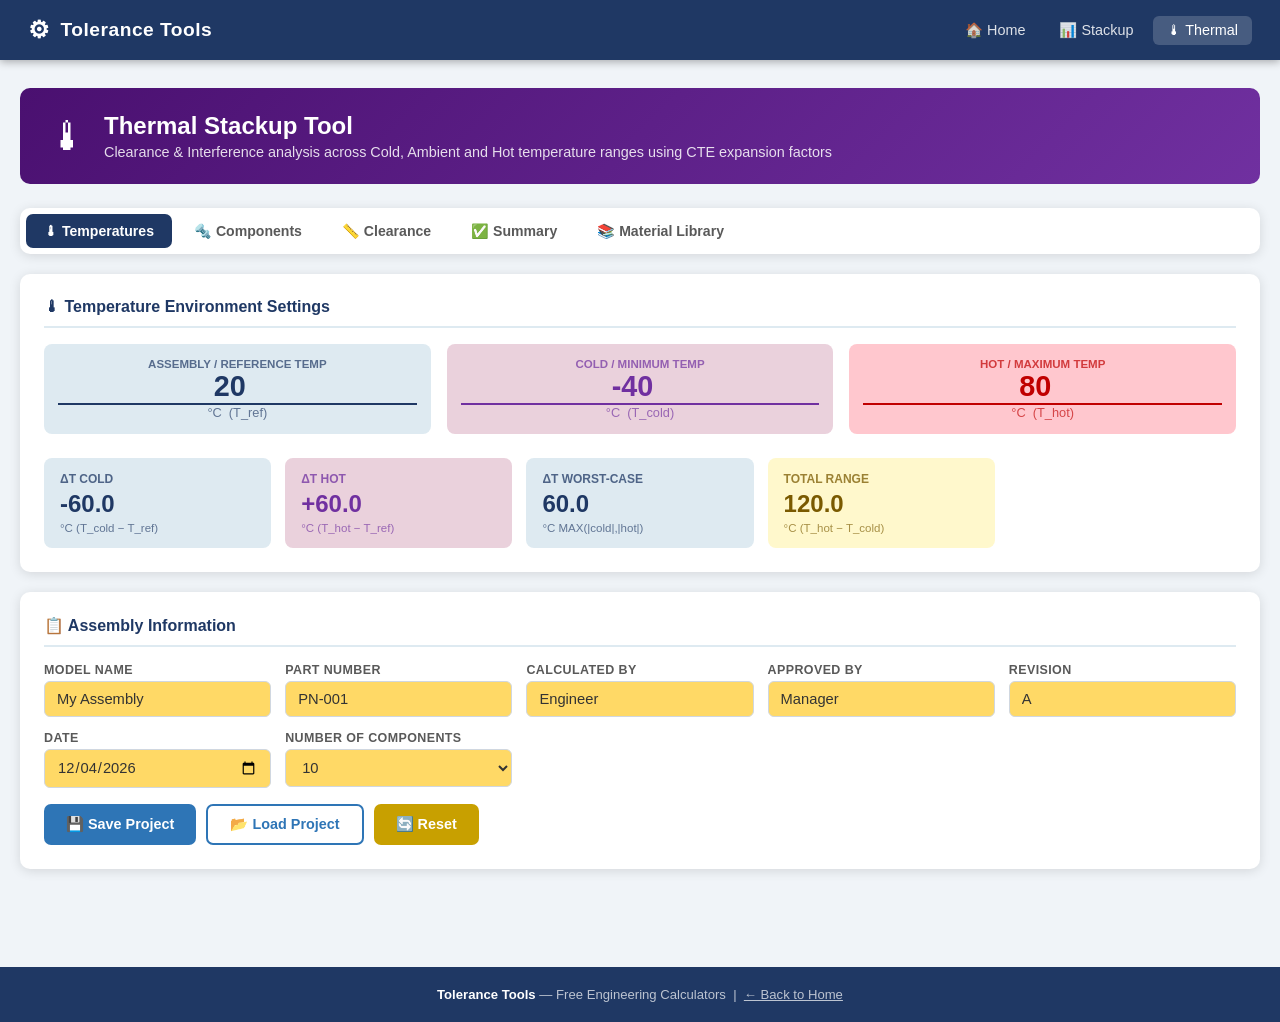
<file: calculators/thermal.html>
<!DOCTYPE html>
<html lang="en">
<head>
  <meta charset="UTF-8"/>
  <meta name="viewport" content="width=device-width, initial-scale=1.0"/>
  <title>Thermal Stackup Tool — Tolerance Tools</title>
  <link rel="stylesheet" href="../css/style.css"/>
</head>
<body>

<nav class="navbar">
  <a class="navbar-brand" href="../index.html"><span class="logo-icon">⚙</span>Tolerance Tools</a>
  <div class="navbar-links">
    <a href="../index.html">🏠 Home</a>
    <a href="stackup.html">📊 Stackup</a>
    <a href="thermal.html" class="active">🌡 Thermal</a>
  </div>
</nav>

<div class="calc-page">

  <!-- Header -->
  <div class="calc-page-header" style="background:linear-gradient(135deg,#4a1070 0%,#7030A0 100%);">
    <div class="header-icon">🌡</div>
    <div>
      <h1>Thermal Stackup Tool</h1>
      <p>Clearance &amp; Interference analysis across Cold, Ambient and Hot temperature ranges using CTE expansion factors</p>
    </div>
  </div>

  <!-- Tabs -->
  <div class="tabs">
    <button class="tab-btn active" onclick="showTab('tab-temps')">🌡 Temperatures</button>
    <button class="tab-btn" onclick="showTab('tab-components')">🔩 Components</button>
    <button class="tab-btn" onclick="showTab('tab-clearance')">📏 Clearance</button>
    <button class="tab-btn" onclick="showTab('tab-summary')">✅ Summary</button>
    <button class="tab-btn" onclick="showTab('tab-matlib')">📚 Material Library</button>
  </div>

  <!-- ══ TAB: TEMPERATURES ══════════════════════════════════════ -->
  <div id="tab-temps" class="tab-content">
    <div class="panel">
      <div class="panel-title">🌡 Temperature Environment Settings</div>
      <div style="display:flex;gap:16px;flex-wrap:wrap;margin-bottom:24px;">
        <div class="temp-card ambient" style="min-width:180px;">
          <div class="temp-label">Assembly / Reference Temp</div>
          <input type="number" id="t-ambient" value="20" oninput="recalc()"
            style="font-size:1.8rem;font-weight:800;background:transparent;border:none;border-bottom:2px solid currentColor;text-align:center;width:100%;color:inherit;"/>
          <div class="temp-unit">°C &nbsp;(T_ref)</div>
        </div>
        <div class="temp-card cold" style="min-width:180px;">
          <div class="temp-label">Cold / Minimum Temp</div>
          <input type="number" id="t-cold" value="-40" oninput="recalc()"
            style="font-size:1.8rem;font-weight:800;background:transparent;border:none;border-bottom:2px solid currentColor;text-align:center;width:100%;color:inherit;"/>
          <div class="temp-unit">°C &nbsp;(T_cold)</div>
        </div>
        <div class="temp-card hot" style="min-width:180px;">
          <div class="temp-label">Hot / Maximum Temp</div>
          <input type="number" id="t-hot" value="80" oninput="recalc()"
            style="font-size:1.8rem;font-weight:800;background:transparent;border:none;border-bottom:2px solid currentColor;text-align:center;width:100%;color:inherit;"/>
          <div class="temp-unit">°C &nbsp;(T_hot)</div>
        </div>
      </div>
      <!-- Delta T display -->
      <div class="results-grid" id="dt-cards"></div>
    </div>

    <div class="panel">
      <div class="panel-title">📋 Assembly Information</div>
      <div class="form-grid">
        <div class="form-group">
          <label>Model Name</label>
          <input type="text" id="p-model" value="My Assembly"/>
        </div>
        <div class="form-group">
          <label>Part Number</label>
          <input type="text" id="p-pn" value="PN-001"/>
        </div>
        <div class="form-group">
          <label>Calculated By</label>
          <input type="text" id="p-eng" value="Engineer"/>
        </div>
        <div class="form-group">
          <label>Approved By</label>
          <input type="text" id="p-appr" value="Manager"/>
        </div>
        <div class="form-group">
          <label>Revision</label>
          <input type="text" id="p-rev" value="A"/>
        </div>
        <div class="form-group">
          <label>Date</label>
          <input type="date" id="p-date"/>
        </div>
        <div class="form-group">
          <label>Number of Components</label>
          <select id="p-numrows" onchange="buildTables()">
            <option value="5">5</option>
            <option value="10" selected>10</option>
            <option value="15">15</option>
            <option value="20">20</option>
          </select>
        </div>
      </div>
      <div class="btn-row">
        <button class="btn btn-primary" onclick="saveToJSON()">💾 Save Project</button>
        <label class="btn btn-outline" style="cursor:pointer;">
          📂 Load Project
          <input type="file" id="load-file" accept=".json" style="display:none" onchange="loadFromJSON(event)"/>
        </label>
        <button class="btn btn-warning" onclick="resetAll()">🔄 Reset</button>
      </div>
    </div>
  </div>

  <!-- ══ TAB: COMPONENTS ════════════════════════════════════════ -->
  <div id="tab-components" class="tab-content hidden">
    <div class="info-box">
      🟡 <strong>Yellow = your input</strong> &nbsp;|&nbsp;
      🔵 Blue = auto CTE lookup from Material Library &nbsp;|&nbsp;
      🟣 Purple = Cold thermal limits &nbsp;|&nbsp;
      🔴 Red = Hot thermal limits
    </div>
    <div class="panel" style="padding:0;">
      <div class="table-wrap">
        <table class="data-table" id="comp-table">
          <thead>
            <tr>
              <th rowspan="2">#</th>
              <th rowspan="2">Component</th>
              <th rowspan="2">Material Grade</th>
              <th colspan="3" class="teal-hdr">Thermal Properties</th>
              <th rowspan="2">Feature Name</th>
              <th rowspan="2">Ref</th>
              <th colspan="4" class="teal-hdr">Ambient</th>
              <th colspan="2" class="purple-hdr">With Cold</th>
              <th colspan="2" style="background:var(--red);color:#fff;">With Hot</th>
            </tr>
            <tr>
              <th class="teal-hdr">CTE<br/>(µm/m·°C)</th>
              <th class="purple-hdr">Exp Factor<br/>Cold</th>
              <th style="background:var(--red);color:#fff;">Exp Factor<br/>Hot</th>
              <th class="teal-hdr">Ambient/<br/>Mean</th>
              <th class="teal-hdr">Nominal</th>
              <th class="teal-hdr">Lower Tol</th>
              <th class="teal-hdr">Upper Tol</th>
              <th class="purple-hdr">Min Cold</th>
              <th class="purple-hdr">Max Cold</th>
              <th style="background:#ffc7ce;color:#c00000;">Min Hot</th>
              <th style="background:#ffc7ce;color:#c00000;">Max Hot</th>
            </tr>
          </thead>
          <tbody id="comp-body"></tbody>
        </table>
      </div>
    </div>
  </div>

  <!-- ══ TAB: CLEARANCE ═════════════════════════════════════════ -->
  <div id="tab-clearance" class="tab-content hidden">
    <div class="info-box">
      Define clearance/interference pairs. Enter the row numbers from the Components tab.
      <strong>Positive = Clearance ✅ &nbsp;|&nbsp; Negative = Interference ⚠</strong>
    </div>
    <div class="panel" style="padding:0;">
      <div class="table-wrap">
        <table class="data-table" id="clr-table">
          <thead>
            <tr>
              <th>#</th>
              <th>Description</th>
              <th>Hole<br/>Row #</th>
              <th>Shaft<br/>Row #</th>
              <th class="teal-hdr">Amb Min<br/>Clearance</th>
              <th class="teal-hdr">Amb Max<br/>Clearance</th>
              <th class="purple-hdr">Cold Min<br/>Clearance</th>
              <th class="purple-hdr">Cold Max<br/>Clearance</th>
              <th style="background:var(--red);color:#fff;">Hot Min<br/>Clearance</th>
              <th style="background:var(--red);color:#fff;">Hot Max<br/>Clearance</th>
              <th>Verdict</th>
            </tr>
          </thead>
          <tbody id="clr-body"></tbody>
        </table>
      </div>
    </div>
    <div class="panel mt-16">
      <div class="panel-title">➕ Add / Manage Clearance Pairs</div>
      <div style="display:flex;gap:12px;flex-wrap:wrap;align-items:flex-end;">
        <div class="form-group">
          <label>Description</label>
          <input type="text" id="new-desc" value="Clearance: Hole - Shaft" style="width:220px;"/>
        </div>
        <div class="form-group">
          <label>Hole Row #</label>
          <input type="number" id="new-hole" value="1" min="1" style="width:80px;"/>
        </div>
        <div class="form-group">
          <label>Shaft Row #</label>
          <input type="number" id="new-shaft" value="2" min="1" style="width:80px;"/>
        </div>
        <button class="btn btn-primary" onclick="addClearancePair()">➕ Add Pair</button>
      </div>
    </div>
  </div>

  <!-- ══ TAB: SUMMARY ═══════════════════════════════════════════ -->
  <div id="tab-summary" class="tab-content hidden">
    <div class="panel">
      <div class="panel-title">✅ Tolerance Summary per Component</div>
      <div class="table-wrap">
        <table class="data-table" id="summary-table">
          <thead>
            <tr>
              <th>#</th>
              <th>Component</th>
              <th class="teal-hdr">Band Ambient<br/>(Max−Min)</th>
              <th class="purple-hdr">Band Cold</th>
              <th style="background:var(--red);color:#fff;">Band Hot</th>
              <th class="purple-hdr">Thermal Shift<br/>@ Cold</th>
              <th style="background:var(--red);color:#fff;">Thermal Shift<br/>@ Hot</th>
              <th class="purple-hdr">% Change<br/>Cold</th>
              <th style="background:var(--red);color:#fff;">% Change<br/>Hot</th>
            </tr>
          </thead>
          <tbody id="summary-body"></tbody>
        </table>
      </div>
    </div>
    <div class="panel mt-16" id="verdict-panel"></div>
  </div>

  <!-- ══ TAB: MATERIAL LIBRARY ══════════════════════════════════ -->
  <div id="tab-matlib" class="tab-content hidden">
    <div class="panel">
      <div class="panel-title">📚 Material CTE Reference Library</div>
      <div class="info-box">CTE values at 20 °C. Use the Material column in the Components tab to auto-lookup CTE.</div>
      <div class="table-wrap">
        <table class="data-table" id="matlib-table">
          <thead>
            <tr>
              <th>Material / Alloy</th>
              <th class="teal-hdr">CTE<br/>(µm/m·°C)</th>
              <th>Density<br/>(g/cm³)</th>
              <th>E-Mod<br/>(GPa)</th>
              <th>Yield Str<br/>(MPa)</th>
              <th>UTS<br/>(MPa)</th>
              <th>Max Svc<br/>Temp (°C)</th>
              <th>Min Svc<br/>Temp (°C)</th>
              <th>Standard / Grade</th>
              <th>Notes</th>
            </tr>
          </thead>
          <tbody id="matlib-body"></tbody>
        </table>
      </div>
    </div>
  </div>

</div><!-- /calc-page -->

<footer>
  <strong>Tolerance Tools</strong> — Free Engineering Calculators &nbsp;|&nbsp;
  <a href="../index.html" style="color:rgba(255,255,255,0.7);">← Back to Home</a>
</footer>

<script>
// ══════════════════════════════════════════════════════════════
// MATERIAL DATABASE
// ══════════════════════════════════════════════════════════════
const MATERIALS = [
  // [Name, CTE, density, E-mod, Yield, UTS, maxTemp, minTemp, Standard, Notes]
  ["— CARBON & ALLOY STEELS —", null,null,null,null,null,null,null,"",""],
  ["Steel, Mild / AISI 1020",        11.7, 7.85, 200, 210,  380,  500, -60, "AISI 1020 / EN 1.0402",  "General structural, shafts"],
  ["Steel, Medium Carbon / AISI 1045",11.5,7.85, 200, 310,  570,  500, -40, "AISI 1045 / EN 1.0503",  "Axles, gears, bolts"],
  ["Steel, Alloy / 4140 (HT)",        12.3, 7.85, 200, 655, 1020,  540, -60, "AISI 4140 / EN 1.7225",  "Crankshafts, gears, dies"],
  ["Steel, Alloy / 4340 (HT)",        12.3, 7.85, 205, 862, 1090,  480, -60, "AISI 4340 / EN 1.6565",  "Aircraft landing gear, bolts"],
  ["— STAINLESS STEELS —",           null,null,null,null,null,null,null,"",""],
  ["SS 304 (Austenitic)",             17.2, 7.93, 193, 215,  505,  870,-196, "AISI 304 / EN 1.4301",   "Food, chemical, corrosion"],
  ["SS 316 (Austenitic)",             16.0, 7.98, 193, 205,  515,  870,-196, "AISI 316 / EN 1.4401",   "Marine, pharmaceutical"],
  ["SS 420 / AISI 420 DIN X40CR13",  10.3, 7.74, 200, 650,  860,  650, -20, "AISI 420 / DIN X40Cr13", "Surgical, valves, springs"],
  ["SS 440C (Martensitic)",           10.2, 7.80, 200, 440,  760,  650, -20, "AISI 440C / EN 1.4125",  "Bearings, cutlery"],
  ["SS 17-4 PH",                      10.8, 7.78, 196,1170, 1310,  400, -60, "17-4 PH / EN 1.4542",    "Aerospace, medical"],
  ["SS 2205 Duplex",                  13.0, 7.80, 200, 450,  655,  600, -50, "EN 1.4462",              "Oil & gas, pressure vessels"],
  ["— TOOL STEELS —",                null,null,null,null,null,null,null,"",""],
  ["Tool Steel H13 (Hot Work)",       11.0, 7.76, 215,1380, 1550,  650, -20, "AISI H13 / EN 1.2344",   "Die casting, extrusion tools"],
  ["Tool Steel D2 (Cold Work)",       11.0, 7.70, 207,1400, 1700,  500, -20, "AISI D2 / EN 1.2379",    "Blanking dies, wear parts"],
  ["— ALUMINIUM ALLOYS —",           null,null,null,null,null,null,null,"",""],
  ["Aluminium 1100 (Pure)",           23.6, 2.71,  69,  34,  124,  200,-200, "AA1100",                 "Electrical, food, chemical"],
  ["Aluminium 2024-T3",               23.2, 2.78,  73, 345,  483,  200,-200, "AA2024 / AMS 2772",      "Aircraft skin, fittings"],
  ["Aluminium 6061-T6",               23.4, 2.70,  69, 276,  310,  150,-200, "AA6061 / AMS 2770",      "Structural, marine, auto"],
  ["Aluminium 7075-T6",               23.6, 2.81,  72, 503,  572,  120,-200, "AA7075 / AMS 2770",      "Aircraft structure, fatigue"],
  ["— TITANIUM —",                   null,null,null,null,null,null,null,"",""],
  ["Titanium Grade 2 (CP)",            8.9, 4.51, 103, 275,  345,  300,-250, "ASTM B265 Gr2",          "Chemical, marine, medical"],
  ["Titanium Grade 5 (Ti-6Al-4V)",     8.6, 4.43, 114, 880,  950,  300,-200, "AMS 4928",               "Aerospace, medical implants"],
  ["— COPPER ALLOYS —",              null,null,null,null,null,null,null,"",""],
  ["Copper (pure)",                   16.9, 8.96, 110, 100,  220,  200,-200, "CW004A / C10200",        "Electrical, thermal"],
  ["Brass (CuZn30)",                  18.7, 8.53, 100, 100,  340,  150,-100, "CW508L / C26000",        "Fittings, valves, electrical"],
  ["Bronze (CuSn8)",                  18.0, 8.80, 110, 220,  380,  200,-200, "CW453K / C52100",        "Bearings, bushings, springs"],
  ["— PLASTICS —",                   null,null,null,null,null,null,null,"",""],
  ["ABS",                             72.0, 1.05,   2,  40,   40,   80, -20, "ISO 1163",               "Consumer products, housings"],
  ["Nylon PA6",                       80.0, 1.14,   3,  60,   75,  120, -40, "ISO 1874",               "Gears, bearings, structural"],
  ["Polycarbonate (PC)",              65.0, 1.20,   2,  60,   65,  120, -40, "ISO 7391",               "Lenses, enclosures"],
  ["PEEK",                            47.0, 1.32,   4, 100,  100,  260, -60, "ASTM D6779",             "High-temp, chemical resist."],
  ["PTFE (Teflon)",                  112.0, 2.20,   0.5,  14,  28,  260,-200, "ASTM D3307",            "Seals, chemical, non-stick"],
  ["— COMPOSITES —",                 null,null,null,null,null,null,null,"",""],
  ["Carbon Fibre / Epoxy (0°)",        1.0, 1.60, 135, 900, 1200,  200,-200, "Various",                "Aerospace, motorsport"],
  ["Carbon Fibre / Epoxy (quasi)",     3.0, 1.60,  70, 500,  600,  200,-200, "Various",                "General structural CFRP"],
  ["Glass Fibre / Epoxy",             14.0, 1.90,  25, 300,  400,  200,-50,  "Various",                "Marine, electrical"],
  ["— SPECIAL ALLOYS —",             null,null,null,null,null,null,null,"",""],
  ["Invar (FeNi36)",                   1.2, 8.10, 141, 240,  450,  200,-200, "ASTM F1684",             "Precision instruments, moulds"],
  ["Kovar (FeNiCo)",                   5.1, 8.36, 138, 275,  517,  450,-200, "ASTM F15",               "Glass-metal seals, electronics"],
  ["Tungsten",                          4.5,19.25, 411, 750,  980, 1600,-200, "ASTM B760",              "High-temp, radiation shielding"],
  ["Molybdenum",                        4.8,10.22, 329, 500,  630, 1800,-200, "ASTM B386",              "High-temp structural"],
];

const CTE_MAP = {};
MATERIALS.forEach(m => { if(m[1] !== null) CTE_MAP[m[0]] = m[1]; });
const MAT_NAMES = MATERIALS.filter(m=>m[1]!==null).map(m=>m[0]);

let N_ROWS = 10;
let clearancePairs = [
  { desc:"Clearance: Washer ID – Pin OD", hole:1, shaft:2 }
];

// ── Computed component data (populated by recalc) ─────────────
let compData = [];  // {ambMin, ambMax, coldMin, coldMax, hotMin, hotMax}

// ══════════════════════════════════════════════════════════════
// BUILD TABLES
// ══════════════════════════════════════════════════════════════
function buildTables() {
  N_ROWS = parseInt(document.getElementById('p-numrows').value);
  buildCompTable();
  buildClrTable();
  buildSummaryTable();
  buildMatLib();
  recalc();
}

const EXAMPLE = [
  { comp:"Washer",    mat:"SS 420 / AISI 420 DIN X40CR13", feat:"ID",           ref:"ØA", mean:4.1500, nom:4.100, ltol: 0.000, utol:0.100 },
  { comp:"Guiding PIN",mat:"SS 420 / AISI 420 DIN X40CR13",feat:"ID Cylindrical",ref:"ØB",mean:3.9910,nom:4.000, ltol:-0.080, utol:0.009 },
];

function buildCompTable() {
  const tbody = document.getElementById('comp-body');
  tbody.innerHTML = '';
  const matOpts = MAT_NAMES.map(m=>`<option>${m}</option>`).join('');
  for (let i = 0; i < N_ROWS; i++) {
    const e = EXAMPLE[i] || {};
    tbody.innerHTML += `
    <tr>
      <td class="row-num">${i+1}</td>
      <td><input type="text"   id="c-comp-${i}" value="${e.comp||''}"  oninput="recalc()" style="width:100px;"/></td>
      <td>
        <select id="c-mat-${i}" onchange="autoFillCTE(${i});recalc()">
          <option value="">—Select—</option>
          ${MAT_NAMES.map(m=>`<option${e.mat===m?' selected':''}>${m}</option>`).join('')}
        </select>
      </td>
      <td class="output" id="c-cte-${i}" style="background:var(--xlight);min-width:60px;"></td>
      <td class="output-purple" id="c-ef-cold-${i}">—</td>
      <td class="output" id="c-ef-hot-${i}" style="background:#ffc7ce;color:#c00000;">—</td>
      <td><input type="text"   id="c-feat-${i}" value="${e.feat||''}" style="width:90px;"/></td>
      <td><input type="text"   id="c-ref-${i}"  value="${e.ref||''}"  style="width:40px;"/></td>
      <td><input type="number" id="c-mean-${i}" value="${e.mean!==undefined?e.mean:''}" step="0.0001" oninput="recalc()" style="width:70px;"/></td>
      <td><input type="number" id="c-nom-${i}"  value="${e.nom!==undefined?e.nom:''}"  step="0.001"  oninput="recalc()" style="width:70px;"/></td>
      <td><input type="number" id="c-ltol-${i}" value="${e.ltol!==undefined?e.ltol:''}" step="0.001" oninput="recalc()" style="width:70px;"/></td>
      <td><input type="number" id="c-utol-${i}" value="${e.utol!==undefined?e.utol:''}" step="0.001" oninput="recalc()" style="width:70px;"/></td>
      <td class="output-purple" id="c-min-cold-${i}">—</td>
      <td class="output-purple" id="c-max-cold-${i}">—</td>
      <td id="c-min-hot-${i}" style="background:#ffc7ce;color:#c00000;font-weight:700;">—</td>
      <td id="c-max-hot-${i}" style="background:#ffc7ce;color:#c00000;font-weight:700;">—</td>
    </tr>`;
  }
}

function buildClrTable() {
  renderClearanceTable();
}

function buildSummaryTable() {
  // Rows built dynamically in recalc
}

function buildMatLib() {
  const tbody = document.getElementById('matlib-body');
  tbody.innerHTML = MATERIALS.map((m,i) => {
    if (m[1] === null) {
      return `<tr><td colspan="10" style="background:var(--dark-blue);color:#fff;font-weight:700;padding:8px;text-align:left;">${m[0]}</td></tr>`;
    }
    return `<tr>
      <td style="text-align:left;">${m[0]}</td>
      <td class="output-teal">${m[1]}</td>
      <td>${m[2]??'—'}</td>
      <td>${m[3]??'—'}</td>
      <td>${m[4]??'—'}</td>
      <td>${m[5]??'—'}</td>
      <td>${m[6]??'—'}</td>
      <td>${m[7]??'—'}</td>
      <td style="font-size:0.75rem;">${m[8]||'—'}</td>
      <td style="font-size:0.75rem;text-align:left;">${m[9]||''}</td>
    </tr>`;
  }).join('');
}

// ── Auto-fill CTE when material selected ─────────────────────
function autoFillCTE(i) {
  const mat = document.getElementById(`c-mat-${i}`)?.value;
  const el  = document.getElementById(`c-cte-${i}`);
  if (el) el.textContent = CTE_MAP[mat] !== undefined ? CTE_MAP[mat] : '—';
}

// ══════════════════════════════════════════════════════════════
// MAIN RECALC
// ══════════════════════════════════════════════════════════════
function recalc() {
  const tAmb  = parseFloat(document.getElementById('t-ambient')?.value) ?? 20;
  const tCold = parseFloat(document.getElementById('t-cold')?.value)    ?? -40;
  const tHot  = parseFloat(document.getElementById('t-hot')?.value)     ?? 80;
  const dtCold = tCold - tAmb;
  const dtHot  = tHot  - tAmb;

  // ΔT display cards
  document.getElementById('dt-cards').innerHTML = `
    <div class="result-card blue"><div class="label">ΔT Cold</div><div class="value">${dtCold.toFixed(1)}</div><div class="sub">°C (T_cold − T_ref)</div></div>
    <div class="result-card purple"><div class="label">ΔT Hot</div><div class="value">+${dtHot.toFixed(1)}</div><div class="sub">°C (T_hot − T_ref)</div></div>
    <div class="result-card blue"><div class="label">ΔT Worst-Case</div><div class="value">${Math.max(Math.abs(dtCold),Math.abs(dtHot)).toFixed(1)}</div><div class="sub">°C MAX(|cold|,|hot|)</div></div>
    <div class="result-card amber"><div class="label">Total Range</div><div class="value">${(tHot-tCold).toFixed(1)}</div><div class="sub">°C (T_hot − T_cold)</div></div>
  `;

  compData = [];

  for (let i = 0; i < N_ROWS; i++) {
    const mat   = document.getElementById(`c-mat-${i}`)?.value  || '';
    const meanV = document.getElementById(`c-mean-${i}`)?.value;
    const nomV  = document.getElementById(`c-nom-${i}`)?.value;
    const ltolV = document.getElementById(`c-ltol-${i}`)?.value;
    const utolV = document.getElementById(`c-utol-${i}`)?.value;

    const mean = parseFloat(meanV) || null;
    const nom  = parseFloat(nomV)  || null;
    const ltol = parseFloat(ltolV) || 0;
    const utol = parseFloat(utolV) || 0;
    const cte  = CTE_MAP[mat] ?? 0;

    // Auto-fill CTE display
    const cteEl = document.getElementById(`c-cte-${i}`);
    if (cteEl) cteEl.textContent = cte || '—';

    // Expansion factors
    const efCold = cte ? 1 + (cte/1e6)*dtCold : null;
    const efHot  = cte ? 1 + (cte/1e6)*dtHot  : null;

    const efCEl = document.getElementById(`c-ef-cold-${i}`);
    const efHEl = document.getElementById(`c-ef-hot-${i}`);
    if (efCEl) efCEl.textContent = efCold !== null ? efCold.toFixed(6) : '—';
    if (efHEl) efHEl.textContent = efHot  !== null ? efHot.toFixed(6)  : '—';

    // Ambient limits
    const ambMin = nom !== null ? nom + ltol : null;
    const ambMax = nom !== null ? nom + utol : null;

    // Cold limits
    const coldMin = (ambMin !== null && efCold !== null) ? ambMin * efCold : null;
    const coldMax = (ambMax !== null && efCold !== null) ? ambMax * efCold : null;

    // Hot limits
    const hotMin = (ambMin !== null && efHot !== null) ? ambMin * efHot : null;
    const hotMax = (ambMax !== null && efHot !== null) ? ambMax * efHot : null;

    const fmt = v => v !== null ? v.toFixed(3) : '—';

    const minCEl = document.getElementById(`c-min-cold-${i}`);
    const maxCEl = document.getElementById(`c-max-cold-${i}`);
    const minHEl = document.getElementById(`c-min-hot-${i}`);
    const maxHEl = document.getElementById(`c-max-hot-${i}`);
    if (minCEl) minCEl.textContent = fmt(coldMin);
    if (maxCEl) maxCEl.textContent = fmt(coldMax);
    if (minHEl) minHEl.textContent = fmt(hotMin);
    if (maxHEl) maxHEl.textContent = fmt(hotMax);

    compData.push({ ambMin, ambMax, coldMin, coldMax, hotMin, hotMax, nom, ltol, utol, efCold, efHot });
  }

  recalcClearance();
  recalcSummary();
}

// ── Clearance Pairs ──────────────────────────────────────────
function renderClearanceTable() {
  const tbody = document.getElementById('clr-body');
  tbody.innerHTML = clearancePairs.map((p, j) => `
  <tr id="clr-row-${j}">
    <td class="row-num">${j+1}</td>
    <td><input type="text" id="clr-desc-${j}" value="${p.desc}" oninput="updatePair(${j})" style="width:180px;"/></td>
    <td><input type="number" id="clr-hole-${j}" value="${p.hole}" min="1" max="${N_ROWS}" oninput="updatePair(${j})" style="width:50px;"/></td>
    <td><input type="number" id="clr-shaft-${j}" value="${p.shaft}" min="1" max="${N_ROWS}" oninput="updatePair(${j})" style="width:50px;"/></td>
    <td class="output-teal" id="clr-amb-min-${j}">—</td>
    <td class="output-teal" id="clr-amb-max-${j}">—</td>
    <td class="output-purple" id="clr-cold-min-${j}">—</td>
    <td class="output-purple" id="clr-cold-max-${j}">—</td>
    <td id="clr-hot-min-${j}" style="background:#ffc7ce;color:#c00000;font-weight:700;">—</td>
    <td id="clr-hot-max-${j}" style="background:#ffc7ce;color:#c00000;font-weight:700;">—</td>
    <td id="clr-verdict-${j}">—</td>
  </tr>`).join('');
  recalcClearance();
}

function updatePair(j) {
  clearancePairs[j].desc  = document.getElementById(`clr-desc-${j}`)?.value  || '';
  clearancePairs[j].hole  = parseInt(document.getElementById(`clr-hole-${j}`)?.value)  || 1;
  clearancePairs[j].shaft = parseInt(document.getElementById(`clr-shaft-${j}`)?.value) || 2;
  recalcClearance();
}

function addClearancePair() {
  const desc  = document.getElementById('new-desc')?.value  || 'Clearance';
  const hole  = parseInt(document.getElementById('new-hole')?.value)  || 1;
  const shaft = parseInt(document.getElementById('new-shaft')?.value) || 2;
  clearancePairs.push({ desc, hole, shaft });
  renderClearanceTable();
}

function recalcClearance() {
  clearancePairs.forEach((p, j) => {
    const h = compData[p.hole  - 1];
    const s = compData[p.shaft - 1];
    if (!h || !s) return;

    const fmt = v => v !== null ? v.toFixed(3) : '—';
    const clrAmbMin = (h.ambMin !== null && s.ambMax !== null) ? h.ambMin - s.ambMax : null;
    const clrAmbMax = (h.ambMax !== null && s.ambMin !== null) ? h.ambMax - s.ambMin : null;
    const clrColdMin= (h.coldMin!== null && s.coldMax!== null) ? h.coldMin- s.coldMax: null;
    const clrColdMax= (h.coldMax!== null && s.coldMin!== null) ? h.coldMax- s.coldMin: null;
    const clrHotMin = (h.hotMin !== null && s.hotMax !== null) ? h.hotMin - s.hotMax : null;
    const clrHotMax = (h.hotMax !== null && s.hotMin !== null) ? h.hotMax - s.hotMin : null;

    const setCell = (id, val) => {
      const el = document.getElementById(id);
      if (!el) return;
      el.textContent = fmt(val);
      if (val !== null) {
        el.style.color     = val >= 0 ? 'var(--green)' : 'var(--red)';
        el.style.fontWeight= '700';
      }
    };
    setCell(`clr-amb-min-${j}`, clrAmbMin);
    setCell(`clr-amb-max-${j}`, clrAmbMax);
    setCell(`clr-cold-min-${j}`, clrColdMin);
    setCell(`clr-cold-max-${j}`, clrColdMax);
    setCell(`clr-hot-min-${j}`, clrHotMin);
    setCell(`clr-hot-max-${j}`, clrHotMax);

    // Overall verdict
    const vals = [clrAmbMin, clrAmbMax, clrColdMin, clrColdMax, clrHotMin, clrHotMax].filter(v=>v!==null);
    const vEl  = document.getElementById(`clr-verdict-${j}`);
    if (vEl && vals.length) {
      const allPass = vals.every(v => v >= 0);
      const anyFail = vals.some(v => v < 0);
      vEl.innerHTML = allPass
        ? '<span style="color:var(--green);font-weight:800;">✅ CLEAR</span>'
        : '<span style="color:var(--red);font-weight:800;">⚠ INTERFERE</span>';
    }
  });
}

// ── Summary ──────────────────────────────────────────────────
function recalcSummary() {
  const tbody = document.getElementById('summary-body');
  if (!tbody) return;

  const rows = [];
  for (let i = 0; i < N_ROWS; i++) {
    const name = document.getElementById(`c-comp-${i}`)?.value || `Component ${i+1}`;
    const d = compData[i];
    if (!d || d.ambMin === null) continue;
    const ambBand  = d.ambMax  - d.ambMin;
    const coldBand = d.coldMax !== null ? d.coldMax - d.coldMin : null;
    const hotBand  = d.hotMax  !== null ? d.hotMax  - d.hotMin  : null;
    const shiftCold= d.coldMin !== null ? d.coldMin - d.ambMin  : null;
    const shiftHot = d.hotMin  !== null ? d.hotMin  - d.ambMin  : null;
    const pctCold  = d.efCold  !== null ? (d.efCold - 1)*100    : null;
    const pctHot   = d.efHot   !== null ? (d.efHot  - 1)*100    : null;
    rows.push({ name, ambBand, coldBand, hotBand, shiftCold, shiftHot, pctCold, pctHot });
  }

  const fmt  = v => v !== null ? v.toFixed(4) : '—';
  const fmtP = v => v !== null ? v.toFixed(4)+'%' : '—';

  tbody.innerHTML = rows.map((r,i) => `
    <tr>
      <td>${i+1}</td>
      <td style="text-align:left;">${r.name}</td>
      <td class="output-teal">${fmt(r.ambBand)}</td>
      <td class="output-purple">${fmt(r.coldBand)}</td>
      <td style="background:#ffc7ce;color:#c00000;font-weight:700;">${fmt(r.hotBand)}</td>
      <td class="output-purple">${fmt(r.shiftCold)}</td>
      <td style="background:#ffc7ce;color:#c00000;font-weight:700;">${fmt(r.shiftHot)}</td>
      <td class="output-purple">${fmtP(r.pctCold)}</td>
      <td style="background:#ffc7ce;color:#c00000;font-weight:700;">${fmtP(r.pctHot)}</td>
    </tr>`).join('');

  // Overall verdict panel
  let allOk = true;
  clearancePairs.forEach(p => {
    const h = compData[p.hole-1], s = compData[p.shaft-1];
    if (!h||!s) return;
    const checks = [
      h.ambMin -s.ambMax, h.coldMin-s.coldMax,
      h.hotMin -s.hotMax
    ].filter(v=>v!==null);
    if (checks.some(v=>v<0)) allOk = false;
  });

  document.getElementById('verdict-panel').innerHTML = `
    <div class="panel-title">Overall Verdict</div>
    <div style="display:flex;gap:12px;align-items:center;flex-wrap:wrap;">
      <span class="verdict ${allOk?'pass':'fail'}">${allOk?'✅ All clearances PASS':'⚠ INTERFERENCE detected!'}</span>
      <div style="font-size:0.85rem;color:var(--grey);">
        Check the Clearance tab for details on each pair across all temperature conditions.
      </div>
    </div>
  `;
}

// ── Tabs ─────────────────────────────────────────────────────
function showTab(id) {
  document.querySelectorAll('.tab-content').forEach(el=>el.classList.add('hidden'));
  document.getElementById(id).classList.remove('hidden');
  const ids = ['tab-temps','tab-components','tab-clearance','tab-summary','tab-matlib'];
  document.querySelectorAll('.tab-btn').forEach((btn,i)=>btn.classList.toggle('active',ids[i]===id));
}

// ── Save / Load ───────────────────────────────────────────────
function saveToJSON() {
  const data = {
    type: 'thermal',
    settings: {
      model: document.getElementById('p-model')?.value,
      pn:    document.getElementById('p-pn')?.value,
      eng:   document.getElementById('p-eng')?.value,
      appr:  document.getElementById('p-appr')?.value,
      rev:   document.getElementById('p-rev')?.value,
      date:  document.getElementById('p-date')?.value,
      numrows: document.getElementById('p-numrows')?.value,
      tAmb:  document.getElementById('t-ambient')?.value,
      tCold: document.getElementById('t-cold')?.value,
      tHot:  document.getElementById('t-hot')?.value,
    },
    rows: [],
    clearancePairs
  };
  for (let i=0;i<N_ROWS;i++) {
    data.rows.push({
      comp: document.getElementById(`c-comp-${i}`)?.value,
      mat:  document.getElementById(`c-mat-${i}`)?.value,
      feat: document.getElementById(`c-feat-${i}`)?.value,
      ref:  document.getElementById(`c-ref-${i}`)?.value,
      mean: document.getElementById(`c-mean-${i}`)?.value,
      nom:  document.getElementById(`c-nom-${i}`)?.value,
      ltol: document.getElementById(`c-ltol-${i}`)?.value,
      utol: document.getElementById(`c-utol-${i}`)?.value,
    });
  }
  const blob = new Blob([JSON.stringify(data,null,2)],{type:'application/json'});
  const a = document.createElement('a');
  a.href = URL.createObjectURL(blob);
  a.download = (data.settings.model||'thermal')+'_thermal.json';
  a.click();
}

function loadFromJSON(event) {
  const file = event.target.files[0];
  if (!file) return;
  const reader = new FileReader();
  reader.onload = e => {
    try {
      const data = JSON.parse(e.target.result);
      const s = data.settings||{};
      const sv = (id,v) => { const el=document.getElementById(id); if(el&&v!==undefined) el.value=v; };
      sv('p-model',s.model); sv('p-pn',s.pn); sv('p-eng',s.eng); sv('p-appr',s.appr);
      sv('p-rev',s.rev); sv('p-date',s.date); sv('p-numrows',s.numrows);
      sv('t-ambient',s.tAmb); sv('t-cold',s.tCold); sv('t-hot',s.tHot);
      N_ROWS = parseInt(s.numrows)||10;
      if (data.clearancePairs) clearancePairs = data.clearancePairs;
      buildTables();
      (data.rows||[]).forEach((r,i)=>{
        if(i>=N_ROWS) return;
        sv(`c-comp-${i}`,r.comp); sv(`c-mat-${i}`,r.mat);
        sv(`c-feat-${i}`,r.feat); sv(`c-ref-${i}`,r.ref);
        sv(`c-mean-${i}`,r.mean); sv(`c-nom-${i}`,r.nom);
        sv(`c-ltol-${i}`,r.ltol); sv(`c-utol-${i}`,r.utol);
      });
      recalc();
    } catch(err) { alert('Could not load: '+err.message); }
  };
  reader.readAsText(file);
}

function resetAll() {
  if(!confirm('Reset all data?')) return;
  clearancePairs = [{ desc:"Clearance: Washer ID – Pin OD", hole:1, shaft:2 }];
  buildTables();
  EXAMPLE.forEach((e,i)=>{
    if(i>=N_ROWS) return;
    const sv=(id,v)=>{const el=document.getElementById(id);if(el)el.value=v;};
    sv(`c-comp-${i}`,e.comp); sv(`c-mat-${i}`,e.mat);
    sv(`c-feat-${i}`,e.feat); sv(`c-ref-${i}`,e.ref);
    sv(`c-mean-${i}`,e.mean); sv(`c-nom-${i}`,e.nom);
    sv(`c-ltol-${i}`,e.ltol); sv(`c-utol-${i}`,e.utol);
  });
  recalc();
}

// ── Init ─────────────────────────────────────────────────────
document.addEventListener('DOMContentLoaded', () => {
  document.getElementById('p-date').value = new Date().toISOString().slice(0,10);
  buildTables();
});
</script>
</body>
</html>
</file>
<file: css/style.css>
/* ============================================================
   TOLERANCE TOOLS — Global Stylesheet
   ============================================================ */

:root {
  --dark-blue:  #1F3864;
  --mid-blue:   #2E75B6;
  --light-blue: #BDD7EE;
  --xlight:     #DEEAF1;
  --teal:       #008080;
  --lteal:      #E0F2F1;
  --purple:     #7030A0;
  --lpurple:    #EAD1DC;
  --green:      #375623;
  --lgreen:     #E2EFDA;
  --amber:      #FFD966;
  --red:        #C00000;
  --lred:       #FFC7CE;
  --grey:       #595959;
  --lgrey:      #F2F2F2;
  --white:      #FFFFFF;
  --shadow:     0 2px 12px rgba(0,0,0,0.12);
  --radius:     10px;
  --transition: 0.2s ease;
}

* { box-sizing: border-box; margin: 0; padding: 0; }

body {
  font-family: 'Segoe UI', Calibri, Arial, sans-serif;
  background: #f0f4f8;
  color: #222;
  min-height: 100vh;
}

/* ── NAVBAR ── */
.navbar {
  background: var(--dark-blue);
  color: #fff;
  display: flex;
  align-items: center;
  justify-content: space-between;
  padding: 0 28px;
  height: 60px;
  position: sticky;
  top: 0;
  z-index: 1000;
  box-shadow: 0 2px 8px rgba(0,0,0,0.3);
}
.navbar-brand {
  display: flex;
  align-items: center;
  gap: 10px;
  font-size: 1.2rem;
  font-weight: 700;
  letter-spacing: 0.5px;
  text-decoration: none;
  color: #fff;
}
.navbar-brand .logo-icon { font-size: 1.5rem; }
.navbar-links { display: flex; gap: 6px; }
.navbar-links a {
  color: rgba(255,255,255,0.85);
  text-decoration: none;
  padding: 6px 14px;
  border-radius: 6px;
  font-size: 0.9rem;
  transition: background var(--transition);
}
.navbar-links a:hover, .navbar-links a.active {
  background: rgba(255,255,255,0.18);
  color: #fff;
}

/* ── HERO ── */
.hero {
  background: linear-gradient(135deg, var(--dark-blue) 0%, var(--mid-blue) 100%);
  color: #fff;
  padding: 60px 40px 50px;
  text-align: center;
}
.hero h1 { font-size: 2.4rem; font-weight: 700; margin-bottom: 10px; }
.hero p  { font-size: 1.1rem; opacity: 0.88; max-width: 600px; margin: 0 auto 24px; }
.badge {
  display: inline-block;
  background: rgba(255,255,255,0.2);
  border: 1px solid rgba(255,255,255,0.4);
  border-radius: 20px;
  padding: 4px 14px;
  font-size: 0.82rem;
  margin: 3px;
}

/* ── CARDS GRID ── */
.section { padding: 40px 32px; max-width: 1200px; margin: 0 auto; }
.section-title {
  font-size: 1.3rem;
  font-weight: 700;
  color: var(--dark-blue);
  margin-bottom: 20px;
  display: flex;
  align-items: center;
  gap: 8px;
}
.section-title::after {
  content: '';
  flex: 1;
  height: 2px;
  background: var(--light-blue);
  margin-left: 10px;
}

.cards-grid {
  display: grid;
  grid-template-columns: repeat(auto-fill, minmax(280px, 1fr));
  gap: 22px;
}

.calc-card {
  background: #fff;
  border-radius: var(--radius);
  box-shadow: var(--shadow);
  overflow: hidden;
  transition: transform var(--transition), box-shadow var(--transition);
  cursor: pointer;
  text-decoration: none;
  color: inherit;
  display: block;
}
.calc-card:hover {
  transform: translateY(-4px);
  box-shadow: 0 8px 24px rgba(0,0,0,0.16);
}
.calc-card-header {
  padding: 18px 20px 14px;
  display: flex;
  align-items: center;
  gap: 14px;
}
.calc-card-icon {
  width: 50px; height: 50px;
  border-radius: 12px;
  display: flex; align-items: center; justify-content: center;
  font-size: 1.6rem;
  flex-shrink: 0;
}
.calc-card-title { font-size: 1rem; font-weight: 700; color: var(--dark-blue); }
.calc-card-desc  { font-size: 0.82rem; color: var(--grey); margin-top: 2px; line-height: 1.4; }
.calc-card-body  { padding: 0 20px 16px; }
.calc-card-tags  { display: flex; flex-wrap: wrap; gap: 5px; margin-top: 8px; }
.tag {
  background: var(--xlight);
  color: var(--mid-blue);
  font-size: 0.72rem;
  padding: 2px 8px;
  border-radius: 10px;
  font-weight: 600;
}
.calc-card-footer {
  padding: 12px 20px;
  border-top: 1px solid #eee;
  display: flex;
  justify-content: space-between;
  align-items: center;
  font-size: 0.82rem;
  color: var(--mid-blue);
  font-weight: 600;
}

/* Add Calculator card */
.calc-card.add-card {
  border: 2.5px dashed var(--light-blue);
  background: var(--xlight);
  display: flex;
  flex-direction: column;
  align-items: center;
  justify-content: center;
  min-height: 180px;
  gap: 10px;
  color: var(--mid-blue);
  font-weight: 600;
}
.calc-card.add-card .add-icon { font-size: 2.5rem; }
.calc-card.add-card:hover { background: var(--light-blue); }

/* ── CALCULATOR PAGE LAYOUT ── */
.calc-page { max-width: 1300px; margin: 0 auto; padding: 28px 20px; }
.calc-page-header {
  background: linear-gradient(135deg, var(--dark-blue) 0%, var(--mid-blue) 100%);
  color: #fff;
  border-radius: var(--radius);
  padding: 24px 28px;
  margin-bottom: 24px;
  display: flex;
  align-items: center;
  gap: 16px;
}
.calc-page-header .header-icon { font-size: 2.5rem; }
.calc-page-header h1 { font-size: 1.5rem; }
.calc-page-header p  { opacity: 0.85; font-size: 0.9rem; margin-top: 4px; }

/* ── TABS ── */
.tabs {
  display: flex;
  gap: 4px;
  margin-bottom: 20px;
  background: #fff;
  border-radius: var(--radius);
  padding: 6px;
  box-shadow: var(--shadow);
  flex-wrap: wrap;
}
.tab-btn {
  padding: 9px 18px;
  border: none;
  border-radius: 7px;
  background: transparent;
  color: var(--grey);
  font-size: 0.88rem;
  font-weight: 600;
  cursor: pointer;
  transition: all var(--transition);
  white-space: nowrap;
}
.tab-btn:hover { background: var(--xlight); color: var(--dark-blue); }
.tab-btn.active {
  background: var(--dark-blue);
  color: #fff;
}

/* ── PANELS ── */
.panel {
  background: #fff;
  border-radius: var(--radius);
  box-shadow: var(--shadow);
  padding: 24px;
  margin-bottom: 20px;
}
.panel-title {
  font-size: 1rem;
  font-weight: 700;
  color: var(--dark-blue);
  margin-bottom: 16px;
  padding-bottom: 10px;
  border-bottom: 2px solid var(--xlight);
  display: flex;
  align-items: center;
  gap: 8px;
}

/* ── FORMS ── */
.form-grid {
  display: grid;
  grid-template-columns: repeat(auto-fill, minmax(220px, 1fr));
  gap: 14px;
}
.form-group { display: flex; flex-direction: column; gap: 4px; }
.form-group label {
  font-size: 0.78rem;
  font-weight: 600;
  color: var(--grey);
  text-transform: uppercase;
  letter-spacing: 0.4px;
}
.form-group input,
.form-group select {
  padding: 9px 12px;
  border: 1.5px solid #d0d7e0;
  border-radius: 6px;
  font-size: 0.92rem;
  background: var(--amber);
  color: #333;
  transition: border var(--transition);
  font-family: inherit;
}
.form-group input:focus,
.form-group select:focus {
  outline: none;
  border-color: var(--mid-blue);
  background: #fff8e1;
}
.form-group input.calc-output {
  background: var(--xlight);
  color: var(--dark-blue);
  font-weight: 700;
  cursor: default;
}

/* ── TABLE ── */
.data-table {
  width: 100%;
  border-collapse: collapse;
  font-size: 0.85rem;
}
.data-table th {
  background: var(--dark-blue);
  color: #fff;
  padding: 10px 12px;
  text-align: center;
  font-weight: 600;
  font-size: 0.78rem;
  white-space: nowrap;
}
.data-table th.teal-hdr  { background: var(--teal); }
.data-table th.purple-hdr{ background: var(--purple); }
.data-table th.green-hdr { background: var(--green); }
.data-table th.amber-hdr { background: #c8a000; }

.data-table td {
  padding: 8px 10px;
  border: 1px solid #e0e6ed;
  text-align: center;
  vertical-align: middle;
}
.data-table tr:nth-child(even) td { background: var(--xlight); }
.data-table tr:nth-child(odd)  td { background: #fff; }
.data-table td input, .data-table td select {
  width: 100%;
  border: none;
  background: var(--amber);
  padding: 5px 6px;
  border-radius: 4px;
  text-align: center;
  font-size: 0.83rem;
  font-family: inherit;
}
.data-table td input:focus, .data-table td select:focus {
  outline: 2px solid var(--mid-blue);
  background: #fff8e1;
}
.data-table td.output { background: var(--xlight); color: var(--dark-blue); font-weight: 700; }
.data-table td.output-green { background: var(--lgreen); color: var(--green); font-weight: 700; }
.data-table td.output-red   { background: var(--lred);   color: var(--red);   font-weight: 700; }
.data-table td.output-teal  { background: var(--lteal);  color: var(--teal);  font-weight: 700; }
.data-table td.output-purple{ background: var(--lpurple);color: var(--purple);font-weight: 700; }
.data-table td.row-num {
  background: var(--mid-blue);
  color: #fff;
  font-weight: 700;
  width: 36px;
}

.table-wrap { overflow-x: auto; border-radius: 8px; }

/* ── RESULTS PANEL ── */
.results-grid {
  display: grid;
  grid-template-columns: repeat(auto-fill, minmax(200px, 1fr));
  gap: 14px;
}
.result-card {
  border-radius: 8px;
  padding: 14px 16px;
  display: flex;
  flex-direction: column;
  gap: 4px;
}
.result-card .label { font-size: 0.75rem; font-weight: 600; opacity: 0.75; text-transform: uppercase; }
.result-card .value { font-size: 1.5rem; font-weight: 800; }
.result-card .sub   { font-size: 0.72rem; opacity: 0.65; }
.result-card.blue   { background: var(--xlight); color: var(--dark-blue); }
.result-card.green  { background: var(--lgreen); color: var(--green); }
.result-card.red    { background: var(--lred);   color: var(--red); }
.result-card.amber  { background: #fff8cc; color: #7a5a00; }
.result-card.teal   { background: var(--lteal);  color: var(--teal); }
.result-card.purple { background: var(--lpurple);color: var(--purple); }

/* PASS / FAIL badge */
.verdict {
  font-size: 1.1rem;
  font-weight: 800;
  padding: 10px 24px;
  border-radius: 8px;
  display: inline-flex;
  align-items: center;
  gap: 8px;
}
.verdict.pass { background: var(--lgreen); color: var(--green); }
.verdict.fail { background: var(--lred);   color: var(--red); }
.verdict.warn { background: #fff8cc;       color: #7a5a00; }

/* ── BUTTONS ── */
.btn {
  padding: 10px 22px;
  border-radius: 7px;
  border: none;
  font-size: 0.9rem;
  font-weight: 600;
  cursor: pointer;
  transition: all var(--transition);
  font-family: inherit;
  display: inline-flex;
  align-items: center;
  gap: 6px;
}
.btn-primary { background: var(--mid-blue); color: #fff; }
.btn-primary:hover { background: var(--dark-blue); }
.btn-success { background: var(--green); color: #fff; }
.btn-success:hover { background: #2a4019; }
.btn-warning { background: #c8a000; color: #fff; }
.btn-danger  { background: var(--red); color: #fff; }
.btn-outline {
  background: transparent;
  border: 2px solid var(--mid-blue);
  color: var(--mid-blue);
}
.btn-outline:hover { background: var(--xlight); }
.btn-sm { padding: 6px 14px; font-size: 0.8rem; }

.btn-row { display: flex; gap: 10px; flex-wrap: wrap; margin-top: 16px; }

/* ── CHART ── */
.chart-container {
  position: relative;
  height: 320px;
  background: var(--lgrey);
  border-radius: 8px;
  overflow: hidden;
  display: flex;
  align-items: flex-end;
  padding: 20px 20px 40px;
  gap: 8px;
}
.chart-bar-wrap {
  display: flex;
  flex-direction: column;
  align-items: center;
  flex: 1;
  height: 100%;
  justify-content: flex-end;
  gap: 4px;
}
.chart-bar {
  width: 100%;
  min-height: 4px;
  border-radius: 4px 4px 0 0;
  transition: height 0.4s ease;
  position: relative;
}
.chart-bar .bar-label {
  position: absolute;
  top: -20px;
  left: 50%;
  transform: translateX(-50%);
  font-size: 0.65rem;
  font-weight: 700;
  white-space: nowrap;
  color: var(--dark-blue);
}
.chart-bar-name { font-size: 0.65rem; color: var(--grey); text-align: center; white-space: nowrap; overflow: hidden; text-overflow: ellipsis; max-width: 100%; }
.chart-axis-y {
  position: absolute;
  left: 10px; top: 10px; bottom: 40px;
  width: 1px; background: #ccc;
}

/* ── THERMAL SPECIFICS ── */
.temp-card {
  border-radius: 8px;
  padding: 14px;
  text-align: center;
  flex: 1;
  min-width: 150px;
}
.temp-card .temp-label { font-size: 0.72rem; font-weight: 600; text-transform: uppercase; opacity: 0.7; }
.temp-card .temp-val   { font-size: 1.8rem; font-weight: 800; }
.temp-card .temp-unit  { font-size: 0.8rem; opacity: 0.65; }
.temp-card.cold   { background: var(--lpurple); color: var(--purple); }
.temp-card.ambient{ background: var(--xlight);  color: var(--dark-blue); }
.temp-card.hot    { background: var(--lred);     color: var(--red); }

.clearance-row-pass td { background: #d4f4d4 !important; color: var(--green); font-weight: 700; }
.clearance-row-fail td { background: #ffd6d6 !important; color: var(--red);   font-weight: 700; }

/* ── FOOTER ── */
footer {
  background: var(--dark-blue);
  color: rgba(255,255,255,0.7);
  text-align: center;
  padding: 20px;
  font-size: 0.82rem;
  margin-top: 50px;
}
footer strong { color: #fff; }

/* ── RESPONSIVE ── */
@media (max-width: 768px) {
  .hero h1 { font-size: 1.6rem; }
  .navbar-links { display: none; }
  .section { padding: 20px 14px; }
  .calc-page { padding: 14px 10px; }
  .results-grid { grid-template-columns: 1fr 1fr; }
}

/* ── UTILS ── */
.mt-16 { margin-top: 16px; }
.mb-16 { margin-bottom: 16px; }
.text-center { text-align: center; }
.hidden { display: none !important; }
.info-box {
  background: var(--xlight);
  border-left: 4px solid var(--mid-blue);
  border-radius: 0 6px 6px 0;
  padding: 10px 14px;
  font-size: 0.84rem;
  color: var(--dark-blue);
  margin-bottom: 14px;
                       }
</file>
